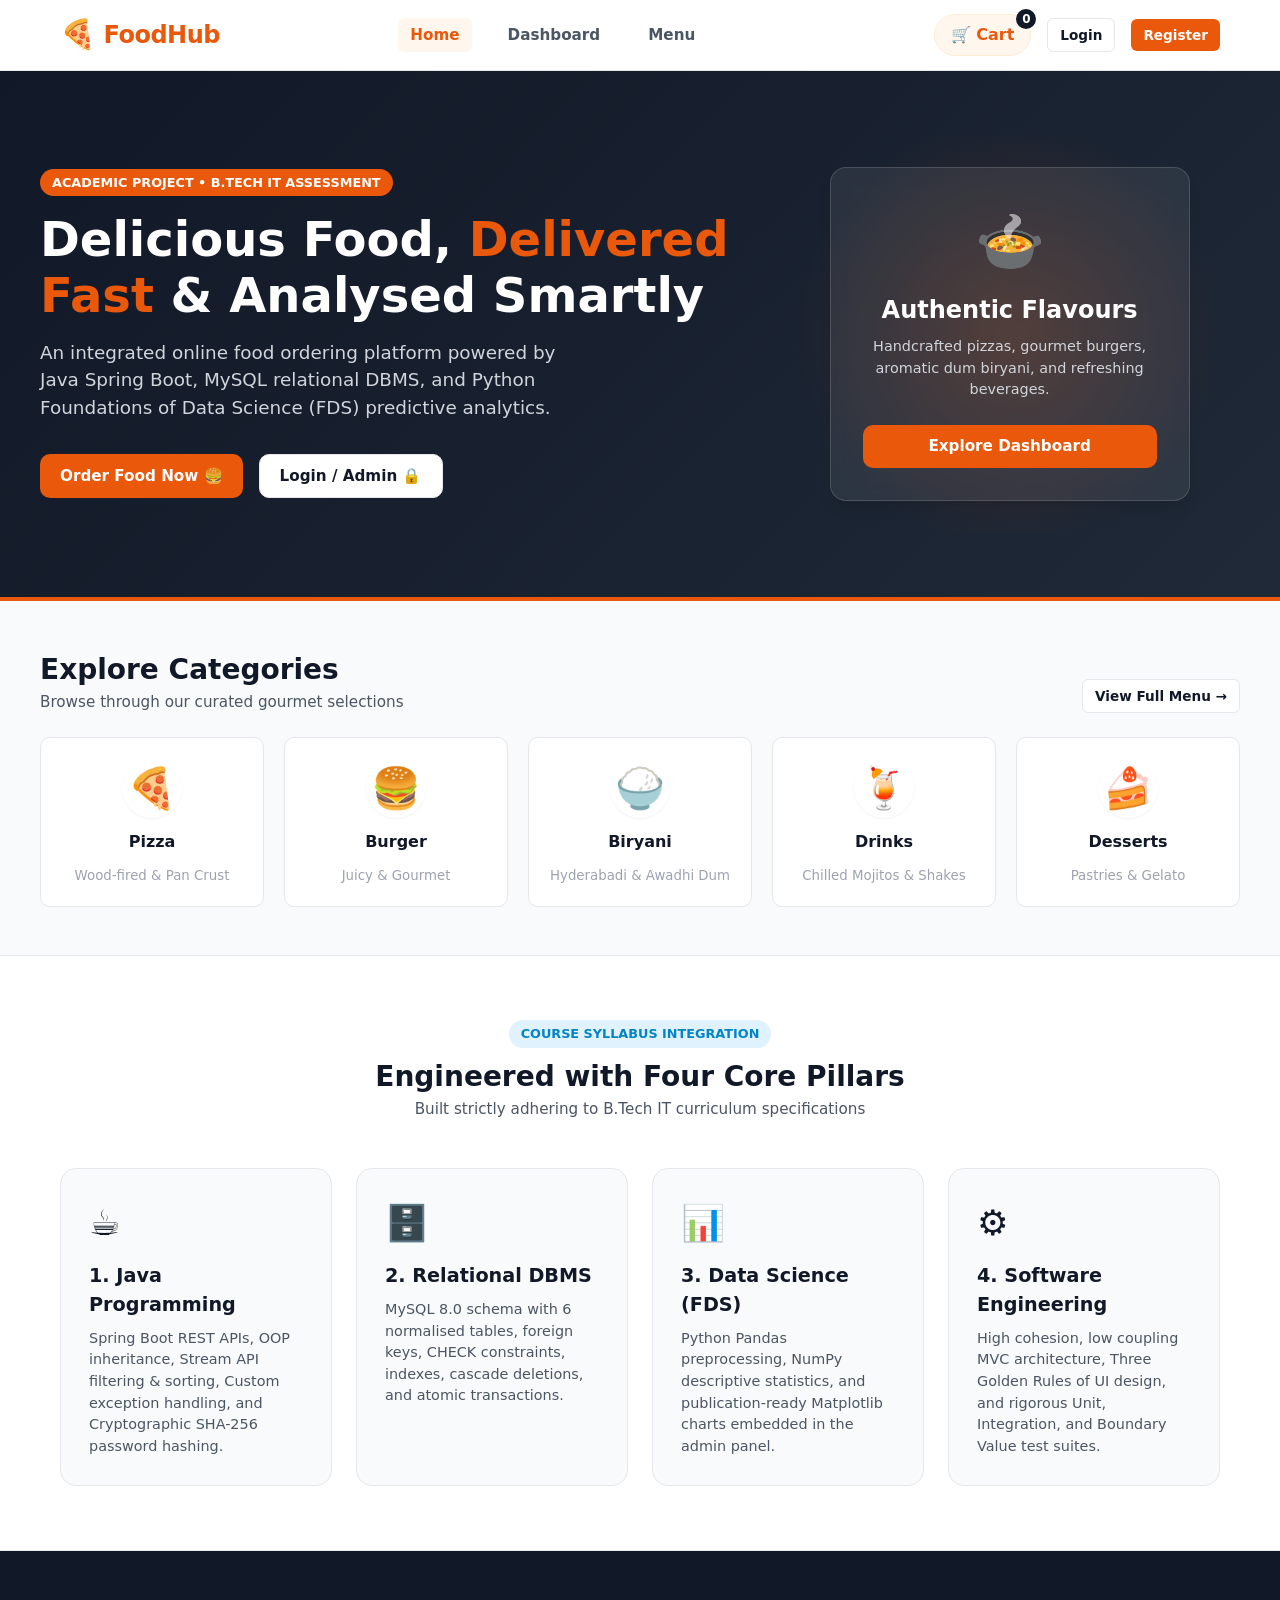
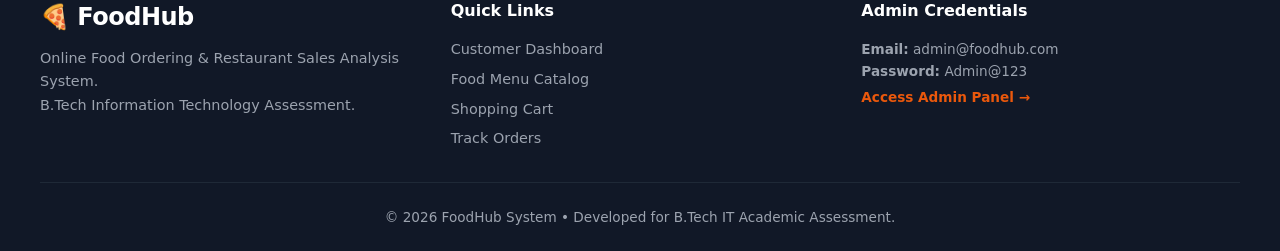
<file: frontend/index.html>
<!DOCTYPE html>
<html lang="en">
<head>
    <meta charset="UTF-8">
    <meta name="viewport" content="width=device-width, initial-scale=1.0">
    <title>FoodHub – Online Food Ordering & Restaurant Sales Analysis</title>
    <link rel="stylesheet" href="css/style.css">
</head>
<body>

    <!-- Navigation Bar -->
    <header class="navbar">
        <div class="nav-container">
            <a href="index.html" class="brand">
                <span class="brand-icon">🍕</span> FoodHub
            </a>
            <ul class="nav-links">
                <li><a href="index.html" class="active">Home</a></li>
                <li><a href="dashboard.html">Dashboard</a></li>
                <li><a href="menu.html">Menu</a></li>
                <li><a href="orders.html" id="ordersNavLink">My Orders</a></li>
                <li><a href="admin.html" id="adminNavLink" style="display:none;">Admin Panel</a></li>
            </ul>
            <div class="nav-actions" id="navActions">
                <!-- Dynamically injected by auth.js -->
            </div>
        </div>
    </header>

    <!-- Hero Section -->
    <section class="hero">
        <div class="hero-content">
            <div>
                <span class="hero-badge">Academic Project • B.Tech IT Assessment</span>
                <h1 class="hero-title">Delicious Food, <span>Delivered Fast</span> & Analysed Smartly</h1>
                <p class="hero-subtitle">
                    An integrated online food ordering platform powered by Java Spring Boot, MySQL relational DBMS, and Python Foundations of Data Science (FDS) predictive analytics.
                </p>
                <div class="hero-cta">
                    <a href="menu.html" class="btn btn-primary">Order Food Now 🍔</a>
                    <a href="login.html" class="btn btn-secondary">Login / Admin 🔒</a>
                </div>
            </div>
            <div class="hero-visual">
                <div class="hero-card">
                    <div style="font-size: 3.5rem; margin-bottom: 0.5rem;">🍲</div>
                    <h3 style="font-size: 1.5rem; font-weight: 800; color: #ffffff; margin-bottom: 0.5rem;">Authentic Flavours</h3>
                    <p style="color: #d1d5db; font-size: 0.9rem; margin-bottom: 1.5rem;">Handcrafted pizzas, gourmet burgers, aromatic dum biryani, and refreshing beverages.</p>
                    <a href="dashboard.html" class="btn btn-primary btn-block">Explore Dashboard</a>
                </div>
            </div>
        </div>
    </section>

    <!-- Category Highlights Section -->
    <section class="container category-section">
        <div class="section-header">
            <div>
                <h2 class="section-title">Explore Categories</h2>
                <p class="section-subtitle">Browse through our curated gourmet selections</p>
            </div>
            <a href="menu.html" class="btn btn-secondary btn-sm">View Full Menu →</a>
        </div>
        <div class="categories-grid">
            <div class="category-card" onclick="window.location.href='menu.html'">
                <div class="category-icon">🍕</div>
                <div class="category-name">Pizza</div>
                <small style="color: var(--text-muted);">Wood-fired & Pan Crust</small>
            </div>
            <div class="category-card" onclick="window.location.href='menu.html'">
                <div class="category-icon">🍔</div>
                <div class="category-name">Burger</div>
                <small style="color: var(--text-muted);">Juicy & Gourmet</small>
            </div>
            <div class="category-card" onclick="window.location.href='menu.html'">
                <div class="category-icon">🍚</div>
                <div class="category-name">Biryani</div>
                <small style="color: var(--text-muted);">Hyderabadi & Awadhi Dum</small>
            </div>
            <div class="category-card" onclick="window.location.href='menu.html'">
                <div class="category-icon">🍹</div>
                <div class="category-name">Drinks</div>
                <small style="color: var(--text-muted);">Chilled Mojitos & Shakes</small>
            </div>
            <div class="category-card" onclick="window.location.href='menu.html'">
                <div class="category-icon">🍰</div>
                <div class="category-name">Desserts</div>
                <small style="color: var(--text-muted);">Pastries & Gelato</small>
            </div>
        </div>
    </section>

    <!-- Academic Architecture Highlights -->
    <section style="background-color: #ffffff; padding: 4rem 1.25rem; border-top: 1px solid var(--border-color); border-bottom: 1px solid var(--border-color);">
        <div class="container">
            <div style="text-align: center; max-width: 700px; margin: 0 auto 3rem;">
                <span class="status-badge status-PLACED" style="margin-bottom: 0.5rem; display: inline-block;">Course Syllabus Integration</span>
                <h2 class="section-title">Engineered with Four Core Pillars</h2>
                <p class="section-subtitle">Built strictly adhering to B.Tech IT curriculum specifications</p>
            </div>

            <div style="display: grid; grid-template-columns: repeat(auto-fit, minmax(250px, 1fr)); gap: 1.5rem;">
                <div style="background: var(--light-bg); padding: 1.75rem; border-radius: var(--radius-lg); border: 1px solid var(--border-color);">
                    <div style="font-size: 2.2rem; margin-bottom: 0.75rem;">☕</div>
                    <h3 style="font-size: 1.2rem; font-weight: 700; margin-bottom: 0.5rem;">1. Java Programming</h3>
                    <p style="font-size: 0.9rem; color: var(--text-secondary);">
                        Spring Boot REST APIs, OOP inheritance, Stream API filtering & sorting, Custom exception handling, and Cryptographic SHA-256 password hashing.
                    </p>
                </div>

                <div style="background: var(--light-bg); padding: 1.75rem; border-radius: var(--radius-lg); border: 1px solid var(--border-color);">
                    <div style="font-size: 2.2rem; margin-bottom: 0.75rem;">🗄️</div>
                    <h3 style="font-size: 1.2rem; font-weight: 700; margin-bottom: 0.5rem;">2. Relational DBMS</h3>
                    <p style="font-size: 0.9rem; color: var(--text-secondary);">
                        MySQL 8.0 schema with 6 normalised tables, foreign keys, CHECK constraints, indexes, cascade deletions, and atomic transactions.
                    </p>
                </div>

                <div style="background: var(--light-bg); padding: 1.75rem; border-radius: var(--radius-lg); border: 1px solid var(--border-color);">
                    <div style="font-size: 2.2rem; margin-bottom: 0.75rem;">📊</div>
                    <h3 style="font-size: 1.2rem; font-weight: 700; margin-bottom: 0.5rem;">3. Data Science (FDS)</h3>
                    <p style="font-size: 0.9rem; color: var(--text-secondary);">
                        Python Pandas preprocessing, NumPy descriptive statistics, and publication-ready Matplotlib charts embedded in the admin panel.
                    </p>
                </div>

                <div style="background: var(--light-bg); padding: 1.75rem; border-radius: var(--radius-lg); border: 1px solid var(--border-color);">
                    <div style="font-size: 2.2rem; margin-bottom: 0.75rem;">⚙️</div>
                    <h3 style="font-size: 1.2rem; font-weight: 700; margin-bottom: 0.5rem;">4. Software Engineering</h3>
                    <p style="font-size: 0.9rem; color: var(--text-secondary);">
                        High cohesion, low coupling MVC architecture, Three Golden Rules of UI design, and rigorous Unit, Integration, and Boundary Value test suites.
                    </p>
                </div>
            </div>
        </div>
    </section>

    <!-- Footer -->
    <footer class="footer">
        <div class="footer-content">
            <div>
                <div class="brand" style="color: #ffffff; margin-bottom: 0.75rem;">
                    🍕 FoodHub
                </div>
                <p style="font-size: 0.9rem; line-height: 1.6;">
                    Online Food Ordering & Restaurant Sales Analysis System.<br>
                    B.Tech Information Technology Assessment.
                </p>
            </div>
            <div>
                <h4 style="color: #ffffff; font-size: 1rem; margin-bottom: 1rem;">Quick Links</h4>
                <ul style="list-style: none; display: flex; flex-direction: column; gap: 0.5rem; font-size: 0.9rem;">
                    <li><a href="dashboard.html" style="color: #9ca3af;">Customer Dashboard</a></li>
                    <li><a href="menu.html" style="color: #9ca3af;">Food Menu Catalog</a></li>
                    <li><a href="cart.html" style="color: #9ca3af;">Shopping Cart</a></li>
                    <li><a href="orders.html" style="color: #9ca3af;">Track Orders</a></li>
                </ul>
            </div>
            <div>
                <h4 style="color: #ffffff; font-size: 1rem; margin-bottom: 1rem;">Admin Credentials</h4>
                <p style="font-size: 0.85rem; line-height: 1.6;">
                    <strong>Email:</strong> admin@foodhub.com<br>
                    <strong>Password:</strong> Admin@123<br>
                    <a href="login.html" style="color: var(--primary); font-weight: bold; margin-top: 4px; display: inline-block;">Access Admin Panel →</a>
                </p>
            </div>
        </div>
        <div class="footer-bottom">
            &copy; 2026 FoodHub System • Developed for B.Tech IT Academic Assessment.
        </div>
    </footer>

    <!-- Scripts -->
    <script src="js/api.js"></script>
    <script src="js/cart.js"></script>
    <script src="js/auth.js"></script>
</body>
</html>
</file>
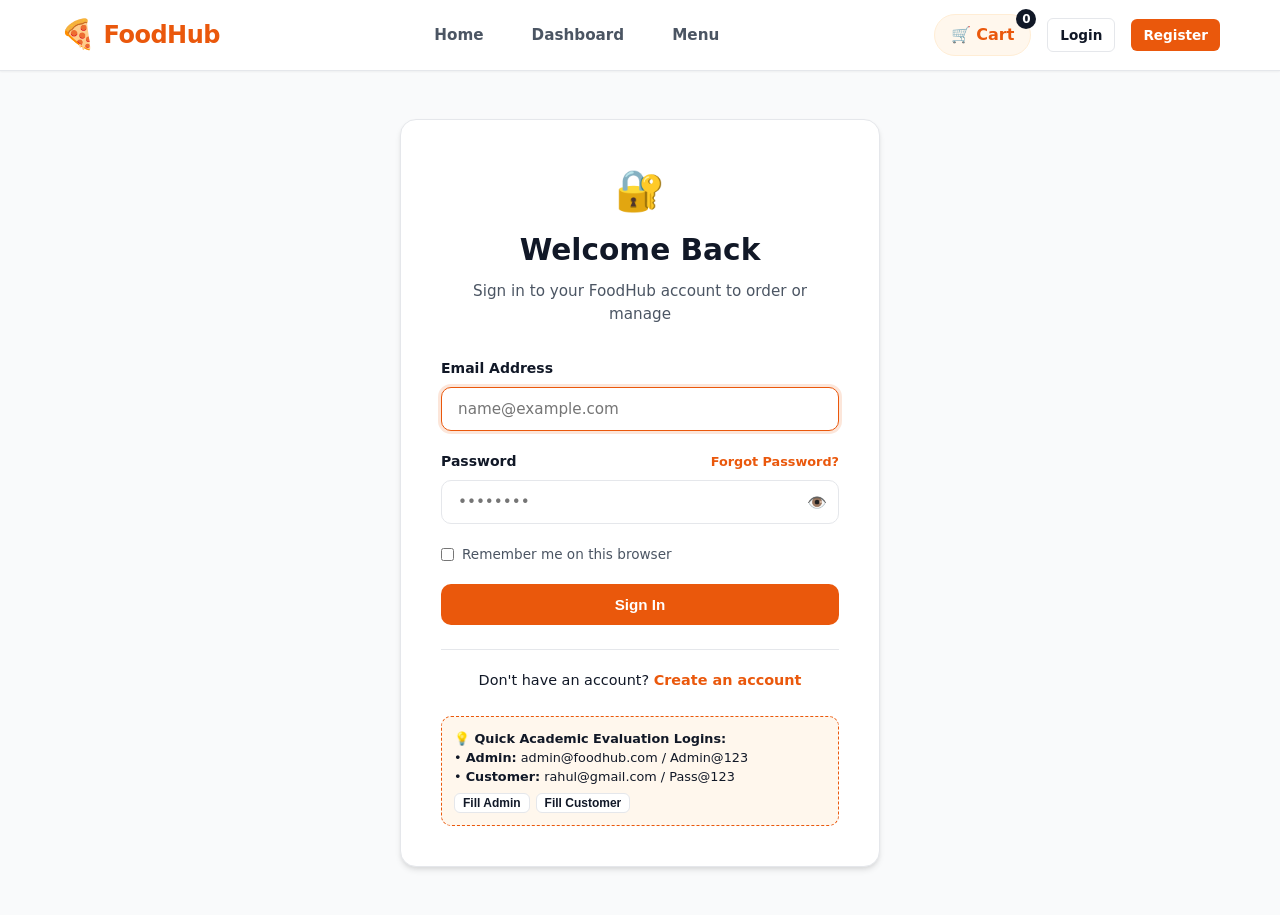
<file: frontend/admin.html>
<!DOCTYPE html>
<html lang="en">
<head>
    <meta charset="UTF-8">
    <meta name="viewport" content="width=device-width, initial-scale=1.0">
    <title>Administrator Dashboard – FoodHub</title>
    <link rel="stylesheet" href="css/style.css">
</head>
<body>

    <!-- Navigation Bar -->
    <header class="navbar">
        <div class="nav-container">
            <a href="index.html" class="brand">
                <span class="brand-icon">🍕</span> FoodHub <span style="font-size: 0.8rem; background: var(--dark); color: #fff; padding: 2px 8px; border-radius: var(--radius-full); margin-left: 6px;">ADMIN</span>
            </a>
            <ul class="nav-links">
                <li><a href="dashboard.html">Customer View</a></li>
                <li><a href="menu.html">Menu</a></li>
                <li><a href="admin.html" class="active">Control Center</a></li>
            </ul>
            <div class="nav-actions">
                <button class="btn btn-secondary btn-sm" onclick="FoodHubAuth.logout()">Logout 🔒</button>
            </div>
        </div>
    </header>

    <div class="admin-layout" id="adminDashboardContainer">
        <!-- Sidebar Navigation -->
        <aside class="admin-sidebar">
            <div style="padding: 0.5rem 1rem; border-bottom: 1px solid var(--dark-surface);">
                <div style="font-size: 0.85rem; color: #9ca3af; text-transform: uppercase; font-weight: 700;">Admin Navigation</div>
            </div>
            <ul class="admin-nav">
                <li><a href="javascript:void(0)" id="link-overview" class="active" onclick="showAdminTab('overview')">📊 Overview</a></li>
                <li><a href="javascript:void(0)" id="link-menu" onclick="showAdminTab('menu')">🍽️ Menu Catalog</a></li>
                <li><a href="javascript:void(0)" id="link-orders" onclick="showAdminTab('orders')">📦 Order Management</a></li>
                <li><a href="javascript:void(0)" id="link-categories" onclick="showAdminTab('categories')">🏷️ Categories</a></li>
                <li><a href="javascript:void(0)" id="link-customers" onclick="showAdminTab('customers')">👥 Customers</a></li>
                <li><a href="javascript:void(0)" id="link-reports" onclick="showAdminTab('reports')">📈 Sales Reports</a></li>
                <li><a href="javascript:void(0)" id="link-analytics" onclick="showAdminTab('analytics')">🧪 Python Data Science</a></li>
            </ul>
        </aside>

        <!-- Main Admin Content Area -->
        <main class="admin-content">
            
            <!-- Summary Metric Cards (Visible on Overview & Accessible) -->
            <div class="stats-grid">
                <div class="stat-card">
                    <div class="stat-icon orange">📦</div>
                    <div>
                        <div class="stat-value" id="metricOrders">0</div>
                        <div class="stat-title">Total Orders</div>
                    </div>
                </div>

                <div class="stat-card">
                    <div class="stat-icon green">💰</div>
                    <div>
                        <div class="stat-value" id="metricRevenue">₹0.00</div>
                        <div class="stat-title">Total Revenue</div>
                    </div>
                </div>

                <div class="stat-card">
                    <div class="stat-icon blue">👥</div>
                    <div>
                        <div class="stat-value" id="metricCustomers">0</div>
                        <div class="stat-title">Total Customers</div>
                    </div>
                </div>

                <div class="stat-card">
                    <div class="stat-icon purple">🍕</div>
                    <div>
                        <div class="stat-value" id="metricMenuItems">0</div>
                        <div class="stat-title">Available Food Items</div>
                    </div>
                </div>
            </div>

            <!-- TAB 1: OVERVIEW -->
            <div id="tab-overview" class="admin-tab-content">
                <div style="display: flex; justify-content: space-between; align-items: center; margin-bottom: 1.25rem;">
                    <h3 style="font-size: 1.35rem; font-weight: 800; color: var(--dark);">Recent Food Orders</h3>
                    <button class="btn btn-primary btn-sm" onclick="showAdminTab('orders')">View All Orders →</button>
                </div>
                <div style="background-color: var(--card-bg); border: 1px solid var(--border-color); border-radius: var(--radius-lg); overflow-x: auto; box-shadow: var(--shadow-sm);">
                    <table class="cart-table">
                        <thead>
                            <tr>
                                <th>Order ID</th>
                                <th>Customer & Address</th>
                                <th>Date</th>
                                <th>Amount</th>
                                <th>Status</th>
                                <th>Action</th>
                            </tr>
                        </thead>
                        <tbody id="adminOrdersTableBody">
                            <!-- Injected by admin.js -->
                        </tbody>
                    </table>
                </div>
            </div>

            <!-- TAB 2: MENU CATALOG MANAGEMENT -->
            <div id="tab-menu" class="admin-tab-content" style="display: none;">
                <div style="display: flex; justify-content: space-between; align-items: center; margin-bottom: 1.25rem;">
                    <div>
                        <h3 style="font-size: 1.35rem; font-weight: 800; color: var(--dark);">Menu Item Catalog</h3>
                        <p style="font-size: 0.9rem; color: var(--text-secondary);">Add, edit, adjust prices, or remove restaurant food items</p>
                    </div>
                    <button class="btn btn-primary btn-sm" onclick="openAddItemModal()">+ Add New Dish</button>
                </div>
                <div style="background-color: var(--card-bg); border: 1px solid var(--border-color); border-radius: var(--radius-lg); overflow-x: auto; box-shadow: var(--shadow-sm);">
                    <table class="cart-table">
                        <thead>
                            <tr>
                                <th>ID</th>
                                <th>Dish Name & Description</th>
                                <th>Category</th>
                                <th>Price</th>
                                <th>Availability</th>
                                <th>Actions</th>
                            </tr>
                        </thead>
                        <tbody id="adminMenuTableBody">
                            <!-- Injected by admin.js -->
                        </tbody>
                    </table>
                </div>
            </div>

            <!-- TAB 3: ORDERS MANAGEMENT -->
            <div id="tab-orders" class="admin-tab-content" style="display: none;">
                <div style="margin-bottom: 1.25rem;">
                    <h3 style="font-size: 1.35rem; font-weight: 800; color: var(--dark);">Live Order Status Dispatcher</h3>
                    <p style="font-size: 0.9rem; color: var(--text-secondary);">Update statuses: PLACED → PREPARING → COMPLETED or CANCELLED</p>
                </div>
                <div style="background-color: var(--card-bg); border: 1px solid var(--border-color); border-radius: var(--radius-lg); overflow-x: auto; box-shadow: var(--shadow-sm);">
                    <table class="cart-table">
                        <thead>
                            <tr>
                                <th>Order #</th>
                                <th>Customer</th>
                                <th>Order Date</th>
                                <th>Total</th>
                                <th>Change Status</th>
                                <th>Action</th>
                            </tr>
                        </thead>
                        <tbody id="adminOrdersTableBodyFull">
                            <!-- Synchronized with admin.js -->
                        </tbody>
                    </table>
                </div>
            </div>

            <!-- TAB 4: CATEGORIES MANAGEMENT -->
            <div id="tab-categories" class="admin-tab-content" style="display: none;">
                <h3 style="font-size: 1.35rem; font-weight: 800; color: var(--dark); margin-bottom: 1rem;">Food Categories</h3>
                <div style="display: grid; grid-template-columns: repeat(auto-fill, minmax(280px, 1fr)); gap: 1rem;">
                    <div class="stat-card">
                        <div class="stat-icon orange">🍕</div>
                        <div>
                            <strong>1. Pizza</strong><br>
                            <small style="color: var(--text-secondary);">Wood-fired and pan-crust pizzas</small>
                        </div>
                    </div>
                    <div class="stat-card">
                        <div class="stat-icon orange">🍔</div>
                        <div>
                            <strong>2. Burger</strong><br>
                            <small style="color: var(--text-secondary);">Gourmet grilled patties and veggies</small>
                        </div>
                    </div>
                    <div class="stat-card">
                        <div class="stat-icon orange">🍚</div>
                        <div>
                            <strong>3. Biryani</strong><br>
                            <small style="color: var(--text-secondary);">Aromatic dum biryani with saffron</small>
                        </div>
                    </div>
                    <div class="stat-card">
                        <div class="stat-icon blue">🍹</div>
                        <div>
                            <strong>4. Drinks</strong><br>
                            <small style="color: var(--text-secondary);">Chilled beverages and mocktails</small>
                        </div>
                    </div>
                    <div class="stat-card">
                        <div class="stat-icon purple">🍰</div>
                        <div>
                            <strong>5. Desserts</strong><br>
                            <small style="color: var(--text-secondary);">Pastries, brownies, and gelatos</small>
                        </div>
                    </div>
                </div>
            </div>

            <!-- TAB 5: CUSTOMERS -->
            <div id="tab-customers" class="admin-tab-content" style="display: none;">
                <h3 style="font-size: 1.35rem; font-weight: 800; color: var(--dark); margin-bottom: 1rem;">Registered Customers</h3>
                <div style="background-color: var(--card-bg); border: 1px solid var(--border-color); border-radius: var(--radius-lg); overflow-x: auto; box-shadow: var(--shadow-sm);">
                    <table class="cart-table">
                        <thead>
                            <tr>
                                <th>ID</th>
                                <th>Name</th>
                                <th>Email</th>
                                <th>Phone</th>
                                <th>Delivery Address</th>
                                <th>Role</th>
                            </tr>
                        </thead>
                        <tbody>
                            <tr>
                                <td>2</td>
                                <td><strong>Rahul Sharma</strong></td>
                                <td>rahul@gmail.com</td>
                                <td>9840123456</td>
                                <td>No. 12, Anna Nagar West, Chennai</td>
                                <td><span class="status-badge status-PLACED">CUSTOMER</span></td>
                            </tr>
                            <tr>
                                <td>3</td>
                                <td><strong>Priya Sundaram</strong></td>
                                <td>priya@gmail.com</td>
                                <td>9840654321</td>
                                <td>Flat 4B, Green Acres, OMR, Chennai</td>
                                <td><span class="status-badge status-PLACED">CUSTOMER</span></td>
                            </tr>
                            <tr>
                                <td>4</td>
                                <td><strong>Anand Kumar</strong></td>
                                <td>anand@gmail.com</td>
                                <td>9840987654</td>
                                <td>Plot 55, Velachery Main Road, Chennai</td>
                                <td><span class="status-badge status-PLACED">CUSTOMER</span></td>
                            </tr>
                        </tbody>
                    </table>
                </div>
            </div>

            <!-- TAB 6: SALES REPORTS -->
            <div id="tab-reports" class="admin-tab-content" style="display: none;">
                <h3 style="font-size: 1.35rem; font-weight: 800; color: var(--dark); margin-bottom: 1rem;">DBMS Analytical Sales Reports</h3>
                
                <div style="display: grid; grid-template-columns: 1fr 1fr; gap: 1.5rem; margin-bottom: 1.5rem;">
                    <!-- Daily Breakdown Table -->
                    <div style="background: #fff; padding: 1.25rem; border-radius: var(--radius-lg); border: 1px solid var(--border-color);">
                        <h4 style="margin-bottom: 0.75rem; font-weight: 700;">Daily Sales Revenue (Recent)</h4>
                        <table class="cart-table" style="font-size: 0.85rem;">
                            <thead>
                                <tr><th>Date</th><th>Orders</th><th>Revenue</th></tr>
                            </thead>
                            <tbody>
                                <tr><td>2026-11-01</td><td>1</td><td>₹648.00</td></tr>
                                <tr><td>2026-11-02</td><td>1</td><td>₹479.00</td></tr>
                                <tr><td>2026-11-03</td><td>1</td><td>₹380.00</td></tr>
                                <tr><td>2026-11-05</td><td>1</td><td>₹858.00</td></tr>
                                <tr><td>2026-11-07</td><td>1</td><td>₹299.00</td></tr>
                                <tr><td>2026-11-10</td><td>1</td><td>₹538.00</td></tr>
                                <tr><td>2026-11-15</td><td>1</td><td>₹739.00</td></tr>
                            </tbody>
                        </table>
                    </div>

                    <!-- Popular Items Breakdown -->
                    <div style="background: #fff; padding: 1.25rem; border-radius: var(--radius-lg); border: 1px solid var(--border-color);">
                        <h4 style="margin-bottom: 0.75rem; font-weight: 700;">Top Selling Dishes (Units Sold)</h4>
                        <table class="cart-table" style="font-size: 0.85rem;">
                            <thead>
                                <tr><th>Dish Name</th><th>Units Sold</th><th>Sales</th></tr>
                            </thead>
                            <tbody>
                                <tr><td><strong>Chicken Dum Biryani</strong></td><td>6</td><td>₹1,680.00</td></tr>
                                <tr><td><strong>Fresh Mint Mojito</strong></td><td>5</td><td>₹495.00</td></tr>
                                <tr><td><strong>Chicken Feast Pizza</strong></td><td>4</td><td>₹1,596.00</td></tr>
                                <tr><td><strong>Margherita Supreme</strong></td><td>3</td><td>₹897.00</td></tr>
                                <tr><td><strong>Paneer Tikka Pizza</strong></td><td>2</td><td>₹698.00</td></tr>
                                <tr><td><strong>Sizzling Brownie</strong></td><td>2</td><td>₹318.00</td></tr>
                            </tbody>
                        </table>
                    </div>
                </div>
            </div>

            <!-- TAB 7: PYTHON DATA SCIENCE ANALYTICS -->
            <div id="tab-analytics" class="admin-tab-content" style="display: none;">
                <div style="display: flex; justify-content: space-between; align-items: flex-end; margin-bottom: 1.25rem; flex-wrap: wrap; gap: 1rem;">
                    <div>
                        <h3 style="font-size: 1.35rem; font-weight: 800; color: var(--dark);">Python Data Science (FDS) Visualizations</h3>
                        <p style="font-size: 0.9rem; color: var(--text-secondary);">
                            Live charts generated directly via Pandas, NumPy, and Matplotlib from the MySQL database
                        </p>
                    </div>
                    <span class="status-badge status-COMPLETED">FDS Module Active</span>
                </div>

                <div class="charts-grid">
                    <!-- Chart 1 -->
                    <div class="chart-card">
                        <h4>1. Daily Sales Revenue (Bar Chart)</h4>
                        <img src="charts/daily_sales.png" onerror="this.src='charts/daily_sales.svg'" alt="Daily Sales">
                        <p style="font-size: 0.8rem; color: var(--text-secondary); margin-top: 0.75rem;">
                            <em>Calculated using Pandas groupby('order_day').agg(sum) to track daily turnover peaks.</em>
                        </p>
                    </div>

                    <!-- Chart 2 -->
                    <div class="chart-card">
                        <h4>2. Most Popular Food Items (Units Sold)</h4>
                        <img src="charts/popular_items.png" onerror="this.src='charts/popular_items.svg'" alt="Popular Items">
                        <p style="font-size: 0.8rem; color: var(--text-secondary); margin-top: 0.75rem;">
                            <em>Derived by joining order_items with menu to identify top menu sellers.</em>
                        </p>
                    </div>

                    <!-- Chart 3 -->
                    <div class="chart-card">
                        <h4>3. Category Revenue Share (%) (Donut / Pie)</h4>
                        <img src="charts/category_sales.png" onerror="this.src='charts/category_sales.svg'" alt="Category Sales">
                        <p style="font-size: 0.8rem; color: var(--text-secondary); margin-top: 0.75rem;">
                            <em>Matplotlib pie distribution showing Biryani (36.2%) and Pizza (34.4%) commanding revenue.</em>
                        </p>
                    </div>

                    <!-- Chart 4 -->
                    <div class="chart-card">
                        <h4>4. Monthly Revenue Trajectory (Line Chart)</h4>
                        <img src="charts/monthly_revenue.png" onerror="this.src='charts/monthly_revenue.svg'" alt="Monthly Revenue">
                        <p style="font-size: 0.8rem; color: var(--text-secondary); margin-top: 0.75rem;">
                            <em>Time-series progression from August 2026 to November 2026 showing growth.</em>
                        </p>
                    </div>

                    <!-- Chart 5 -->
                    <div class="chart-card">
                        <h4>5. Order Status Distribution</h4>
                        <img src="charts/order_status_distribution.png" onerror="this.src='charts/order_status_distribution.svg'" alt="Order Status">
                        <p style="font-size: 0.8rem; color: var(--text-secondary); margin-top: 0.75rem;">
                            <em>Demonstrates status frequencies across COMPLETED, PREPARING, and PLACED queues.</em>
                        </p>
                    </div>

                    <!-- Chart 6 -->
                    <div class="chart-card">
                        <h4>6. Customer Lifetime Value (CLV) Analysis</h4>
                        <img src="charts/customer_analysis.png" onerror="this.src='charts/customer_analysis.svg'" alt="Customer Analysis">
                        <p style="font-size: 0.8rem; color: var(--text-secondary); margin-top: 0.75rem;">
                            <em>Evaluates customer repeat purchase frequencies and cumulative spend.</em>
                        </p>
                    </div>
                </div>
            </div>

        </main>
    </div>

    <!-- Modal for Add / Edit Food Item -->
    <div class="modal-overlay" id="itemModal">
        <div class="modal-content">
            <div class="modal-header">
                <h3 id="modalTitle" style="font-size: 1.25rem; font-weight: 700;">Add Menu Item</h3>
                <button class="modal-close" onclick="closeModal()">&times;</button>
            </div>
            <form onsubmit="handleSaveItem(event)">
                <input type="hidden" id="itemId">

                <div class="form-group">
                    <label class="form-label">Dish Name</label>
                    <input type="text" id="itemName" class="form-control" placeholder="e.g. Tandoori Paneer Pizza" required>
                </div>

                <div class="form-group">
                    <label class="form-label">Description</label>
                    <textarea id="itemDescription" class="form-control" rows="2" placeholder="Ingredients, taste, preparation..." required></textarea>
                </div>

                <div class="form-group">
                    <label class="form-label">Price (INR)</label>
                    <input type="number" id="itemPrice" class="form-control" step="0.50" min="1" placeholder="299.00" required>
                </div>

                <div class="form-group">
                    <label class="form-label">Category</label>
                    <select id="itemCategoryId" class="form-control" required>
                        <!-- Injected by admin.js -->
                    </select>
                </div>

                <div class="form-group">
                    <label class="form-label">Image Path / URL (Optional)</label>
                    <input type="text" id="itemImageUrl" class="form-control" placeholder="images/menu/default.svg">
                </div>

                <div class="form-group" style="display: flex; align-items: center; gap: 0.5rem;">
                    <input type="checkbox" id="itemAvailable" checked>
                    <label for="itemAvailable" style="font-size: 0.9rem; font-weight: 600; cursor: pointer;">Item is currently Available in Kitchen</label>
                </div>

                <div style="display: flex; gap: 0.75rem; margin-top: 1.5rem;">
                    <button type="submit" class="btn btn-primary btn-block">Save Item</button>
                    <button type="button" class="btn btn-secondary" onclick="closeModal()">Cancel</button>
                </div>
            </form>
        </div>
    </div>

    <!-- Scripts -->
    <script src="js/api.js"></script>
    <script src="js/cart.js"></script>
    <script src="js/auth.js"></script>
    <script src="js/admin.js"></script>
</body>
</html>
</file>
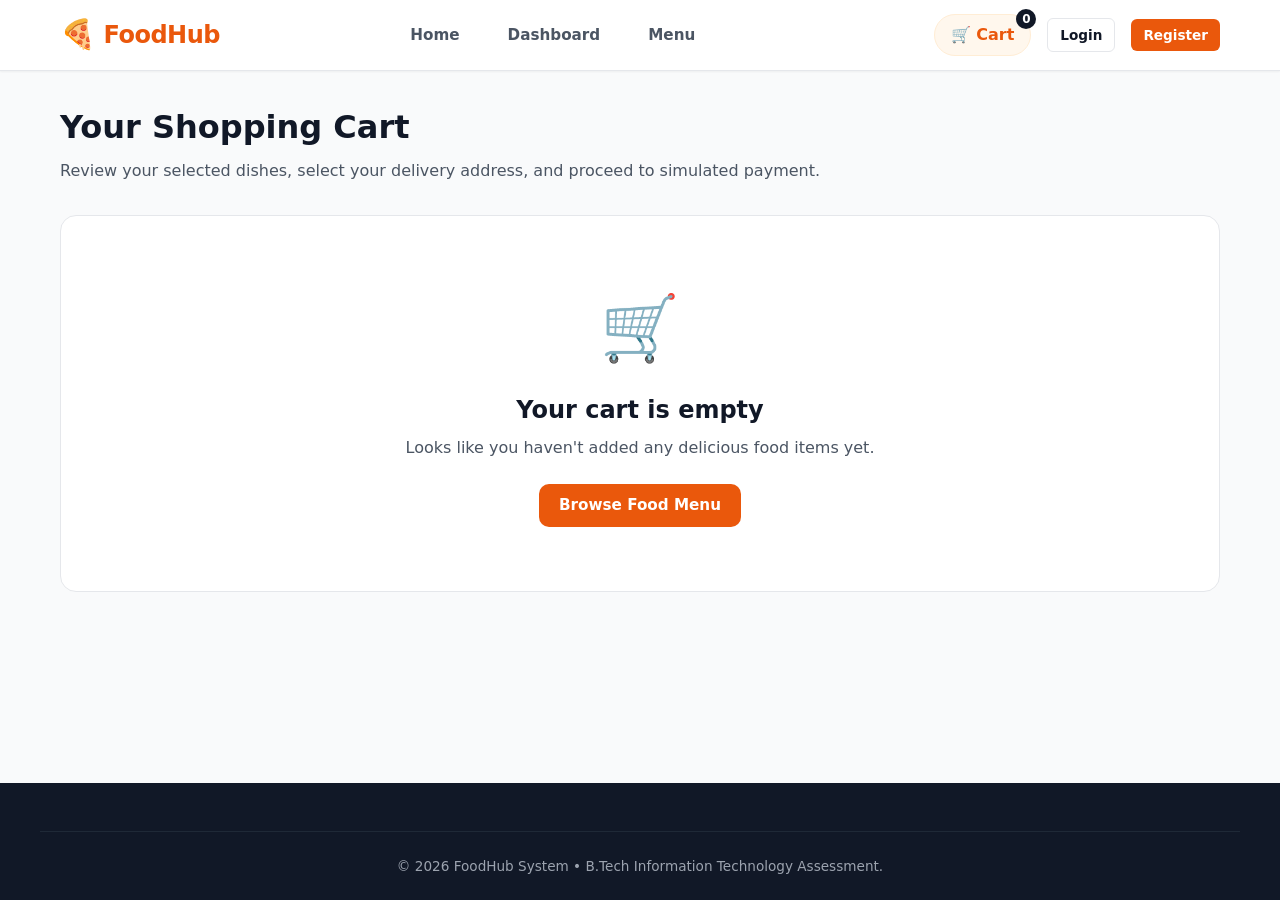
<file: frontend/cart.html>
<!DOCTYPE html>
<html lang="en">
<head>
    <meta charset="UTF-8">
    <meta name="viewport" content="width=device-width, initial-scale=1.0">
    <title>Shopping Cart & Checkout – FoodHub</title>
    <link rel="stylesheet" href="css/style.css">
</head>
<body>

    <!-- Navigation Bar -->
    <header class="navbar">
        <div class="nav-container">
            <a href="index.html" class="brand">
                <span class="brand-icon">🍕</span> FoodHub
            </a>
            <ul class="nav-links">
                <li><a href="index.html">Home</a></li>
                <li><a href="dashboard.html">Dashboard</a></li>
                <li><a href="menu.html">Menu</a></li>
                <li><a href="orders.html" id="ordersNavLink">My Orders</a></li>
                <li><a href="admin.html" id="adminNavLink" style="display:none;">Admin Panel</a></li>
            </ul>
            <div class="nav-actions" id="navActions">
                <!-- Injected by auth.js -->
            </div>
        </div>
    </header>

    <main class="container" style="flex-grow: 1; padding: 2rem 1.25rem;">
        
        <h1 style="font-size: 2rem; font-weight: 800; color: var(--dark); margin-bottom: 0.5rem;">
            Your Shopping Cart
        </h1>
        <p style="color: var(--text-secondary); margin-bottom: 2rem;">
            Review your selected dishes, select your delivery address, and proceed to simulated payment.
        </p>

        <div id="cartEmptyState" style="display: none; text-align: center; padding: 4rem 1rem; background: #fff; border-radius: var(--radius-lg); border: 1px solid var(--border-color);">
            <div style="font-size: 4rem; margin-bottom: 1rem;">🛒</div>
            <h2>Your cart is empty</h2>
            <p style="color: var(--text-secondary); margin: 0.5rem 0 1.5rem;">Looks like you haven't added any delicious food items yet.</p>
            <a href="menu.html" class="btn btn-primary">Browse Food Menu</a>
        </div>

        <div class="cart-layout" id="cartContent">
            <!-- Left Column: Items Table -->
            <div>
                <div style="background-color: var(--card-bg); border: 1px solid var(--border-color); border-radius: var(--radius-lg); overflow: hidden; box-shadow: var(--shadow-sm);">
                    <table class="cart-table">
                        <thead>
                            <tr>
                                <th>Item</th>
                                <th>Price</th>
                                <th>Quantity</th>
                                <th>Subtotal</th>
                                <th>Action</th>
                            </tr>
                        </thead>
                        <tbody id="cartTableBody">
                            <!-- Injected by cart.js logic -->
                        </tbody>
                    </table>
                </div>

                <div style="display: flex; justify-content: space-between; margin-top: 1.5rem;">
                    <a href="menu.html" class="btn btn-secondary btn-sm">← Continue Ordering</a>
                    <button class="btn btn-secondary btn-sm" onclick="handleClearCart()">🗑️ Empty Cart</button>
                </div>
            </div>

            <!-- Right Column: Order Summary & Checkout Form -->
            <div>
                <div class="summary-card">
                    <h3>Order Summary</h3>
                    
                    <div class="summary-row">
                        <span>Items Subtotal:</span>
                        <span id="summarySubtotal">₹0.00</span>
                    </div>
                    <div class="summary-row">
                        <span>Delivery Fee:</span>
                        <span id="summaryDelivery">₹40.00</span>
                    </div>
                    <div class="summary-row">
                        <span>GST & Restaurant Tax (5%):</span>
                        <span id="summaryGst">₹0.00</span>
                    </div>
                    <div class="summary-row total">
                        <span>Grand Total:</span>
                        <span id="summaryGrandTotal" style="color: var(--primary);">₹0.00</span>
                    </div>

                    <div style="margin-top: 1.5rem; padding-top: 1.25rem; border-top: 1px solid var(--border-color);">
                        <h4 style="font-size: 1.05rem; font-weight: 700; margin-bottom: 1rem;">Delivery & Payment Details</h4>
                        
                        <div class="form-group">
                            <label class="form-label">Delivery Address</label>
                            <textarea id="checkoutAddress" class="form-control" rows="2" placeholder="Enter delivery address..." required></textarea>
                        </div>

                        <div class="form-group">
                            <label class="form-label">Payment Method (Simulated)</label>
                            <select id="checkoutPaymentMethod" class="form-control">
                                <option value="UPI">UPI Demo (GPay, PhonePe, Paytm)</option>
                                <option value="CARD">Credit / Debit Card (Simulated)</option>
                                <option value="CASH_ON_DELIVERY">Cash on Delivery (COD)</option>
                            </select>
                        </div>

                        <div style="background: var(--primary-bg); border: 1px dashed var(--primary); border-radius: var(--radius-sm); padding: 0.6rem; font-size: 0.8rem; color: var(--dark); margin-bottom: 1.25rem;">
                            ℹ️ <em>Academic Simulation: Transaction references will be safely audited in MySQL payments table.</em>
                        </div>

                        <button id="placeOrderBtn" class="btn btn-primary btn-block" style="padding: 0.85rem;" onclick="handlePlaceOrder()">
                            Place Order Now • <span id="btnPayTotal">₹0.00</span>
                        </button>
                    </div>
                </div>
            </div>
        </div>

    </main>

    <!-- Confirmation Modal -->
    <div class="modal-overlay" id="confirmModal">
        <div class="modal-content" style="text-align: center;">
            <div style="font-size: 3.5rem; margin-bottom: 0.5rem;">🎉</div>
            <h2 style="font-size: 1.75rem; font-weight: 800; color: var(--dark);">Order Placed Successfully!</h2>
            <p style="color: var(--text-secondary); margin: 0.75rem 0 1.5rem;" id="modalOrderInfo">
                Your order has been recorded in the database and is being processed by the kitchen.
            </p>
            <div style="display: flex; gap: 0.75rem; justify-content: center;">
                <a href="orders.html" class="btn btn-primary">Track Order Live 📦</a>
                <a href="menu.html" class="btn btn-secondary">Order More 🍔</a>
            </div>
        </div>
    </div>

    <!-- Footer -->
    <footer class="footer">
        <div class="footer-bottom">
            &copy; 2026 FoodHub System • B.Tech Information Technology Assessment.
        </div>
    </footer>

    <!-- Scripts -->
    <script src="js/api.js"></script>
    <script src="js/cart.js"></script>
    <script src="js/auth.js"></script>
    <script>
        function renderCartPage() {
            const cart = FoodHubCart.getCart();
            const emptyState = document.getElementById('cartEmptyState');
            const cartContent = document.getElementById('cartContent');
            const tbody = document.getElementById('cartTableBody');

            if (cart.length === 0) {
                emptyState.style.display = 'block';
                cartContent.style.display = 'none';
                return;
            }

            emptyState.style.display = 'none';
            cartContent.style.display = 'grid';

            tbody.innerHTML = cart.map(item => {
                const subtotal = item.price * item.quantity;
                return `
                    <tr>
                        <td>
                            <div style="display: flex; align-items: center; gap: 0.75rem;">
                                <img src="${(item.imageUrl || 'images/menu/default.svg').replace(/^\//, '')}" alt="" style="width: 48px; height: 48px; object-fit: cover; border-radius: 6px;">
                                <div>
                                    <div style="font-weight: 700; color: var(--dark);">${item.name}</div>
                                    <small style="color: var(--text-muted);">${item.categoryName || 'Food Item'}</small>
                                </div>
                            </div>
                        </td>
                        <td>₹${item.price.toFixed(2)}</td>
                        <td>
                            <div class="qty-control">
                                <button class="qty-btn" onclick="modifyQty(${item.id}, -1)">−</button>
                                <span style="font-weight: 700; min-width: 20px; text-align: center;">${item.quantity}</span>
                                <button class="qty-btn" onclick="modifyQty(${item.id}, 1)">+</button>
                            </div>
                        </td>
                        <td><strong>₹${subtotal.toFixed(2)}</strong></td>
                        <td>
                            <button class="btn btn-sm btn-secondary" style="color: var(--danger);" onclick="deleteCartItem(${item.id})">✕</button>
                        </td>
                    </tr>
                `;
            }).join('');

            // Update calculations
            const calc = FoodHubCart.getCalculations();
            document.getElementById('summarySubtotal').innerText = `₹${calc.subtotal.toFixed(2)}`;
            document.getElementById('summaryDelivery').innerText = calc.deliveryFee === 0 ? 'FREE' : `₹${calc.deliveryFee.toFixed(2)}`;
            document.getElementById('summaryGst').innerText = `₹${calc.gstTax.toFixed(2)}`;
            document.getElementById('summaryGrandTotal').innerText = `₹${calc.total.toFixed(2)}`;
            document.getElementById('btnPayTotal').innerText = `₹${calc.total.toFixed(2)}`;
        }

        function modifyQty(itemId, delta) {
            FoodHubCart.updateQuantity(itemId, delta);
            renderCartPage();
        }

        function deleteCartItem(itemId) {
            FoodHubCart.removeItem(itemId);
            renderCartPage();
        }

        function handleClearCart() {
            if (confirm('Are you sure you want to empty your cart?')) {
                FoodHubCart.clearCart();
                renderCartPage();
            }
        }

        async function handlePlaceOrder() {
            if (!FoodHubAuth.isLoggedIn()) {
                alert('Please login to complete your food order.');
                window.location.href = 'login.html?redirect=cart.html';
                return;
            }

            const address = document.getElementById('checkoutAddress').value.trim();
            if (!address) {
                alert('Please enter your delivery address.');
                document.getElementById('checkoutAddress').focus();
                return;
            }

            const paymentMethod = document.getElementById('checkoutPaymentMethod').value;
            const cart = FoodHubCart.getCart();
            if (cart.length === 0) {
                alert('Your cart is empty.');
                return;
            }

            const user = FoodHubAuth.getCurrentUser();
            const btn = document.getElementById('placeOrderBtn');
            btn.disabled = true;
            btn.innerText = 'Processing Order & Transaction...';

            const orderPayload = {
                userId: user.userId || user.id,
                deliveryAddress: address,
                paymentMethod: paymentMethod,
                items: cart.map(item => ({
                    menuItemId: item.id,
                    quantity: item.quantity
                }))
            };

            try {
                const placedOrder = await FoodHubApi.placeOrder(orderPayload);
                FoodHubCart.clearCart();

                document.getElementById('modalOrderInfo').innerHTML = `
                    Order Number: <strong>${placedOrder.orderNumber}</strong><br>
                    Total Amount: <strong>₹${parseFloat(placedOrder.totalAmount).toFixed(2)}</strong><br>
                    Payment Mode: <strong>${paymentMethod} (Simulated)</strong>
                `;
                document.getElementById('confirmModal').classList.add('active');
            } catch (err) {
                alert('Failed to place order: ' + err.message);
                btn.disabled = false;
                btn.innerText = 'Place Order Now';
            }
        }

        document.addEventListener('DOMContentLoaded', () => {
            renderCartPage();
            // Pre-fill registered address if user is logged in
            const user = FoodHubAuth.getCurrentUser();
            if (user && user.address) {
                const addrInput = document.getElementById('checkoutAddress');
                if (addrInput) addrInput.value = user.address;
            }
        });
    </script>
</body>
</html>
</file>
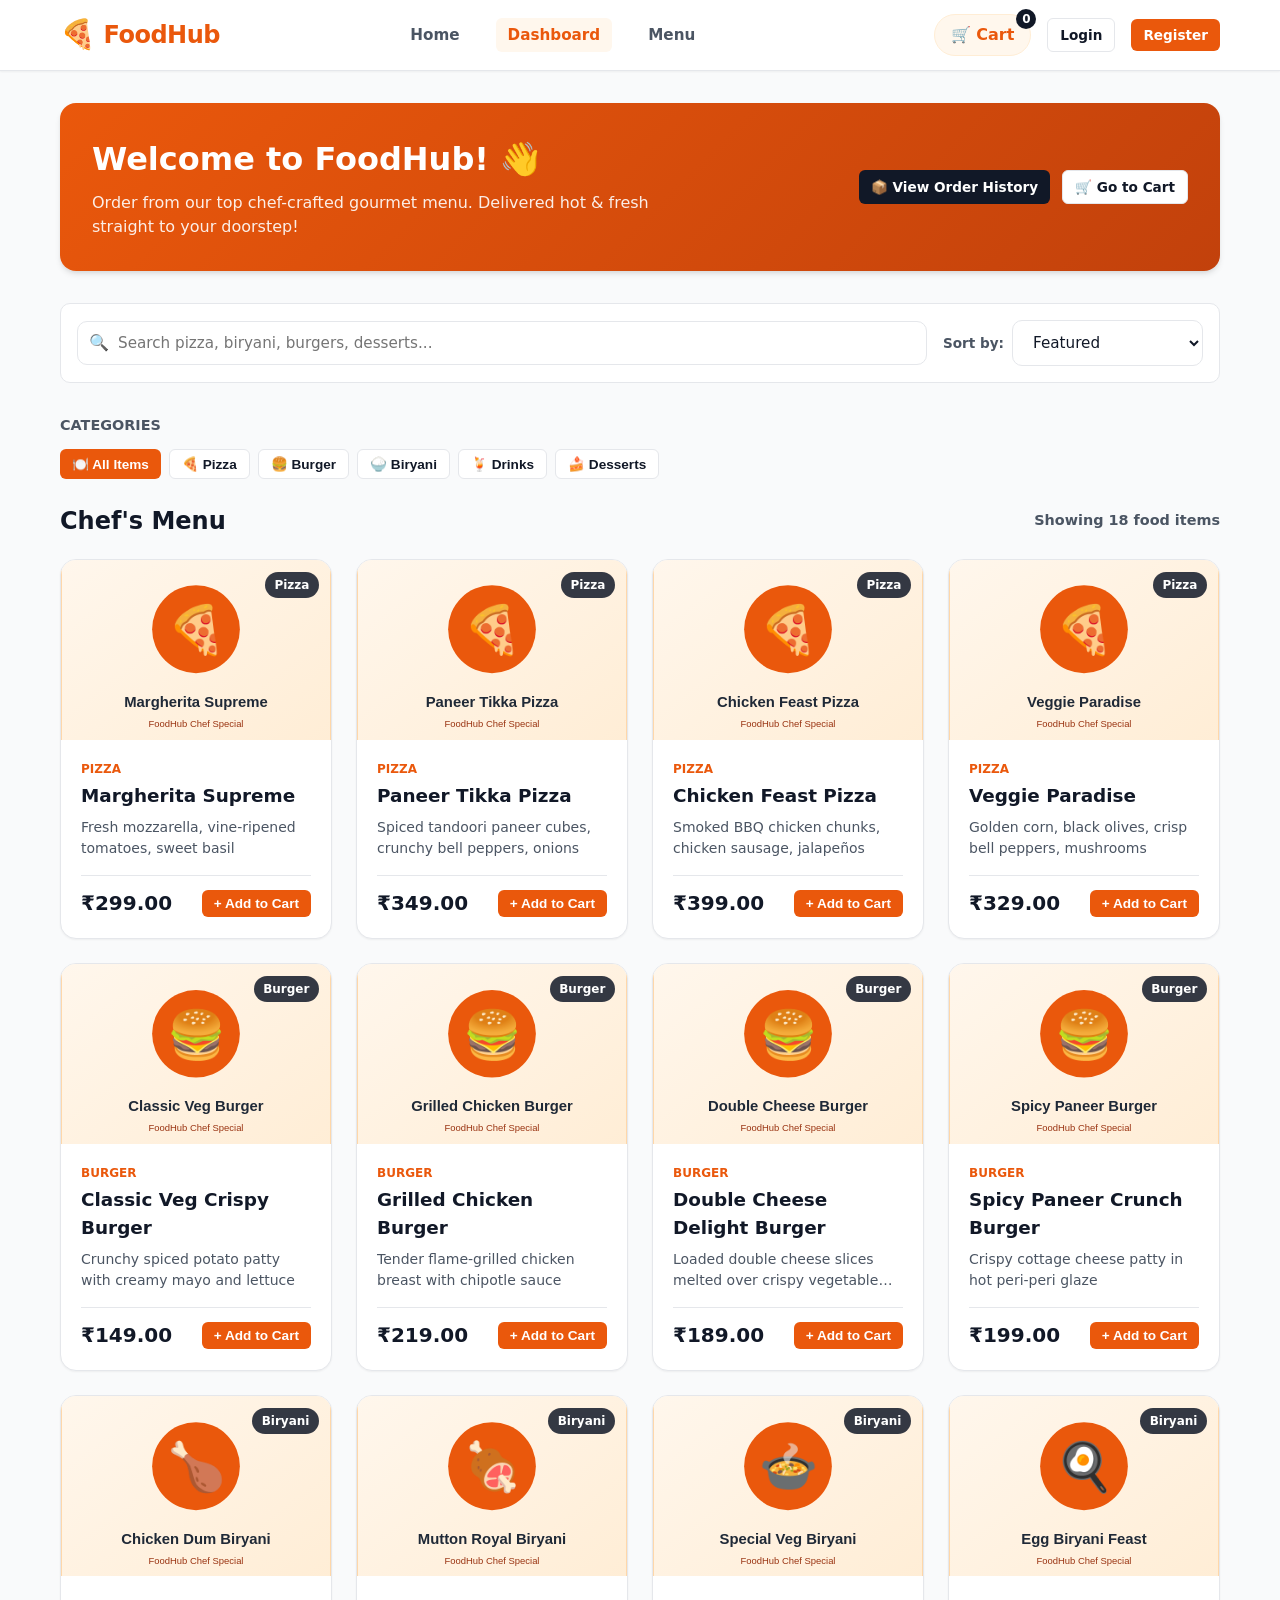
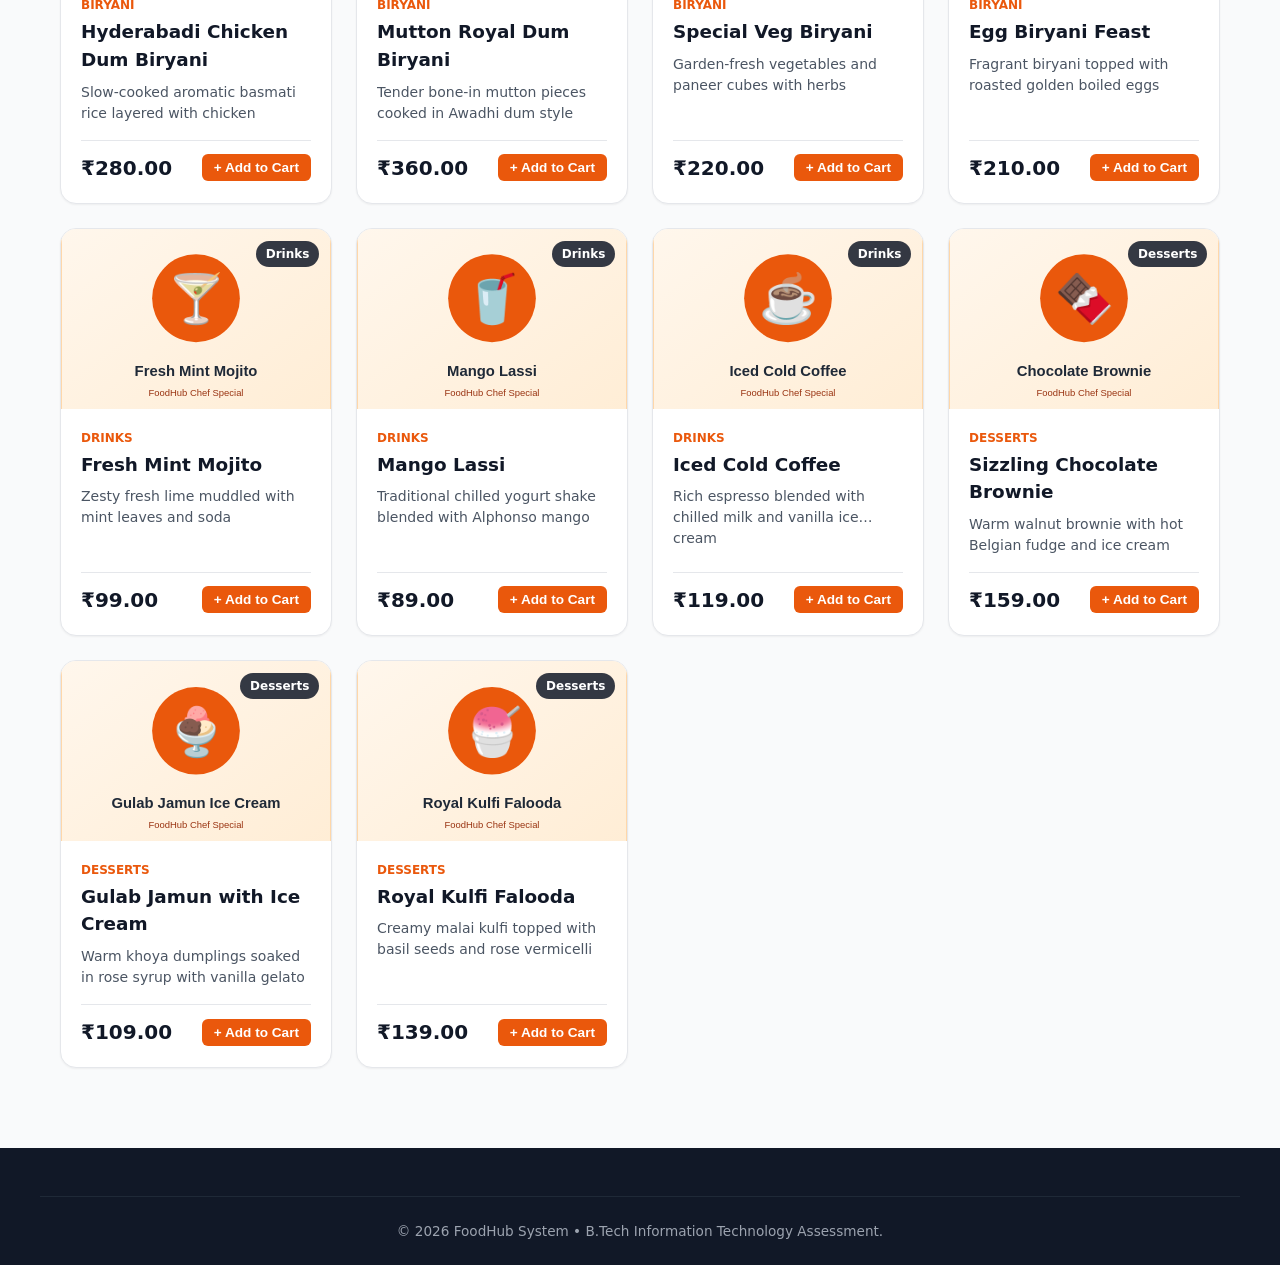
<file: frontend/dashboard.html>
<!DOCTYPE html>
<html lang="en">
<head>
    <meta charset="UTF-8">
    <meta name="viewport" content="width=device-width, initial-scale=1.0">
    <title>Customer Dashboard – FoodHub</title>
    <link rel="stylesheet" href="css/style.css">
</head>
<body>

    <!-- Navigation Bar -->
    <header class="navbar">
        <div class="nav-container">
            <a href="index.html" class="brand">
                <span class="brand-icon">🍕</span> FoodHub
            </a>
            <ul class="nav-links">
                <li><a href="index.html">Home</a></li>
                <li><a href="dashboard.html" class="active">Dashboard</a></li>
                <li><a href="menu.html">Menu</a></li>
                <li><a href="orders.html" id="ordersNavLink">My Orders</a></li>
                <li><a href="admin.html" id="adminNavLink" style="display:none;">Admin Panel</a></li>
            </ul>
            <div class="nav-actions" id="navActions">
                <!-- Injected by auth.js -->
            </div>
        </div>
    </header>

    <main class="container" style="flex-grow: 1; padding: 2rem 1.25rem;">
        
        <!-- Welcome Banner -->
        <div style="background: linear-gradient(135deg, #ea580c, #c2410c); border-radius: var(--radius-lg); padding: 2rem; color: #fff; margin-bottom: 2rem; box-shadow: var(--shadow-md); display: flex; justify-content: space-between; align-items: center; flex-wrap: wrap; gap: 1rem;">
            <div>
                <h1 style="font-size: 2rem; font-weight: 800; margin-bottom: 0.5rem;" id="greetingHeader">
                    Welcome to FoodHub! 👋
                </h1>
                <p style="opacity: 0.9; max-width: 600px;">
                    Order from our top chef-crafted gourmet menu. Delivered hot & fresh straight to your doorstep!
                </p>
            </div>
            <div style="display: flex; gap: 0.75rem;">
                <a href="orders.html" class="btn btn-dark btn-sm">📦 View Order History</a>
                <a href="cart.html" class="btn btn-secondary btn-sm">🛒 Go to Cart</a>
            </div>
        </div>

        <!-- Search & Filter Controls -->
        <div class="filter-bar">
            <div class="search-input-wrapper">
                <span class="search-icon">🔍</span>
                <input type="text" id="searchInput" class="form-control" placeholder="Search pizza, biryani, burgers, desserts..." oninput="handleSearch(this.value)">
            </div>
            <div style="display: flex; align-items: center; gap: 0.5rem;">
                <label style="font-size: 0.85rem; font-weight: 600; color: var(--text-secondary); white-space: nowrap;">Sort by:</label>
                <select class="form-control" style="width: auto;" onchange="handleSort(this.value)">
                    <option value="DEFAULT">Featured</option>
                    <option value="PRICE_LOW_HIGH">Price: Low to High</option>
                    <option value="PRICE_HIGH_LOW">Price: High to Low</option>
                </select>
            </div>
        </div>

        <!-- Category Tabs -->
        <div style="margin-bottom: 1.5rem;">
            <div style="font-size: 0.9rem; font-weight: 700; color: var(--text-secondary); margin-bottom: 0.75rem; text-transform: uppercase;">
                Categories
            </div>
            <div id="categoryFilters" style="display: flex; gap: 0.5rem; flex-wrap: wrap;">
                <!-- Injected by menu.js -->
            </div>
        </div>

        <!-- Section Title & Item Count -->
        <div style="display: flex; justify-content: space-between; align-items: center; margin-bottom: 1.25rem;">
            <h2 style="font-size: 1.5rem; font-weight: 800; color: var(--dark);">Chef's Menu</h2>
            <span id="itemCount" style="font-size: 0.9rem; color: var(--text-secondary); font-weight: 600;">Loading menu items...</span>
        </div>

        <!-- Food Grid -->
        <div class="food-grid" id="foodGrid">
            <!-- Injected by menu.js -->
        </div>

    </main>

    <!-- Footer -->
    <footer class="footer">
        <div class="footer-bottom">
            &copy; 2026 FoodHub System • B.Tech Information Technology Assessment.
        </div>
    </footer>

    <!-- Scripts -->
    <script src="js/api.js"></script>
    <script src="js/cart.js"></script>
    <script src="js/auth.js"></script>
    <script src="js/menu.js"></script>
    <script>
        document.addEventListener('DOMContentLoaded', () => {
            const user = FoodHubAuth.getCurrentUser();
            if (user) {
                document.getElementById('greetingHeader').innerText = `Welcome back, ${user.name.split(' ')[0]}! 👋`;
            }
        });
    </script>
</body>
</html>
</file>
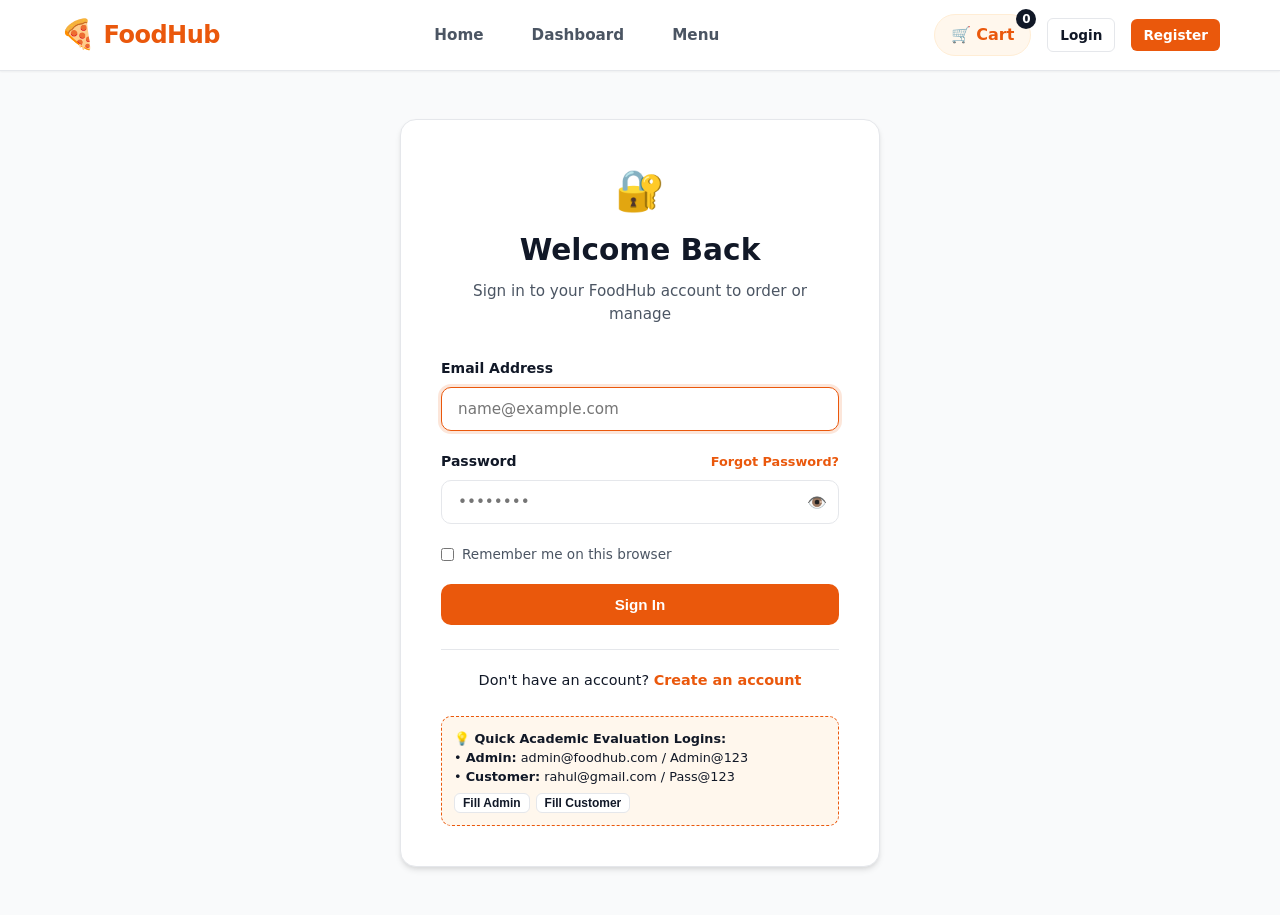
<file: frontend/login.html>
<!DOCTYPE html>
<html lang="en">
<head>
    <meta charset="UTF-8">
    <meta name="viewport" content="width=device-width, initial-scale=1.0">
    <title>Login – FoodHub</title>
    <link rel="stylesheet" href="css/style.css">
</head>
<body>

    <!-- Navigation Bar -->
    <header class="navbar">
        <div class="nav-container">
            <a href="index.html" class="brand">
                <span class="brand-icon">🍕</span> FoodHub
            </a>
            <ul class="nav-links">
                <li><a href="index.html">Home</a></li>
                <li><a href="dashboard.html">Dashboard</a></li>
                <li><a href="menu.html">Menu</a></li>
            </ul>
            <div class="nav-actions" id="navActions">
                <a href="register.html" class="btn btn-primary btn-sm">Register</a>
            </div>
        </div>
    </header>

    <main class="container" style="flex-grow: 1; display: flex; align-items: center; justify-content: center;">
        <div class="form-card">
            <div class="form-header">
                <div style="font-size: 2.5rem; margin-bottom: 0.5rem;">🔐</div>
                <h2>Welcome Back</h2>
                <p>Sign in to your FoodHub account to order or manage</p>
            </div>

            <div id="loginAlert" style="display: none;"></div>

            <form id="loginForm" onsubmit="handleLoginSubmit(event)">
                <div class="form-group">
                    <label class="form-label" for="email">Email Address</label>
                    <input type="email" id="email" class="form-control" placeholder="name@example.com" required autofocus>
                </div>

                <div class="form-group">
                    <div style="display: flex; justify-content: space-between; align-items: center; margin-bottom: 0.5rem;">
                        <label class="form-label" for="password" style="margin-bottom: 0;">Password</label>
                        <a href="javascript:void(0)" onclick="openForgotPassword()" style="font-size: 0.8rem; font-weight: 600;">Forgot Password?</a>
                    </div>
                    <div class="input-password-wrapper">
                        <input type="password" id="password" class="form-control" placeholder="••••••••" required>
                        <button type="button" class="toggle-password-btn" onclick="togglePasswordVisibility('password', this)" title="Show/Hide Password">👁️</button>
                    </div>
                </div>

                <div class="form-group" style="display: flex; align-items: center; gap: 0.5rem;">
                    <input type="checkbox" id="rememberMe">
                    <label for="rememberMe" style="font-size: 0.85rem; color: var(--text-secondary); cursor: pointer;">Remember me on this browser</label>
                </div>

                <button type="submit" id="loginBtn" class="btn btn-primary btn-block" style="padding: 0.75rem;">
                    Sign In
                </button>
            </form>

            <div style="margin-top: 1.5rem; padding-top: 1.25rem; border-top: 1px solid var(--border-color); text-align: center; font-size: 0.9rem;">
                Don't have an account? <a href="register.html" style="font-weight: 700;">Create an account</a>
            </div>

            <!-- Quick Demo Credentials Box -->
            <div style="margin-top: 1.5rem; background: var(--primary-bg); border: 1px dashed var(--primary); border-radius: var(--radius-md); padding: 0.75rem; font-size: 0.8rem; color: var(--dark);">
                <strong>💡 Quick Academic Evaluation Logins:</strong><br>
                • <strong>Admin:</strong> admin@foodhub.com / Admin@123<br>
                • <strong>Customer:</strong> rahul@gmail.com / Pass@123
                <div style="margin-top: 6px; display: flex; gap: 6px;">
                    <button class="btn btn-secondary btn-sm" style="font-size:0.75rem; padding: 2px 8px;" onclick="fillDemo('admin@foodhub.com', 'Admin@123')">Fill Admin</button>
                    <button class="btn btn-secondary btn-sm" style="font-size:0.75rem; padding: 2px 8px;" onclick="fillDemo('rahul@gmail.com', 'Pass@123')">Fill Customer</button>
                </div>
            </div>
        </div>
    </main>

    <!-- Forgot Password Modal -->
    <div class="modal-overlay" id="forgotModal">
        <div class="modal-content">
            <div class="modal-header">
                <h3 style="font-size: 1.25rem; font-weight: 700;">Password Recovery</h3>
                <button class="modal-close" onclick="closeForgotPassword()">&times;</button>
            </div>
            <p style="font-size: 0.9rem; color: var(--text-secondary); margin-bottom: 1rem;">
                Enter your registered email address to receive password reset verification.
            </p>
            <div class="form-group">
                <label class="form-label">Email Address</label>
                <input type="email" id="resetEmail" class="form-control" placeholder="name@example.com">
            </div>
            <button class="btn btn-primary btn-block" onclick="handleResetPassword()">Send Reset Link</button>
        </div>
    </div>

    <!-- Scripts -->
    <script src="js/api.js"></script>
    <script src="js/cart.js"></script>
    <script src="js/auth.js"></script>
    <script>
        function togglePasswordVisibility(fieldId, btn) {
            const field = document.getElementById(fieldId);
            if (field.type === 'password') {
                field.type = 'text';
                btn.innerText = '🙈';
            } else {
                field.type = 'password';
                btn.innerText = '👁️';
            }
        }

        function fillDemo(email, pass) {
            document.getElementById('email').value = email;
            document.getElementById('password').value = pass;
        }

        async function handleLoginSubmit(event) {
            event.preventDefault();
            const email = document.getElementById('email').value;
            const password = document.getElementById('password').value;
            const remember = document.getElementById('rememberMe').checked;
            const alertBox = document.getElementById('loginAlert');
            const submitBtn = document.getElementById('loginBtn');

            submitBtn.innerText = 'Authenticating...';
            submitBtn.disabled = true;
            alertBox.style.display = 'none';

            try {
                const response = await FoodHubApi.login(email, password);
                if (response.success) {
                    FoodHubAuth.setCurrentUser(response, remember);

                    alertBox.className = 'alert alert-success';
                    alertBox.innerText = 'Login successful! Redirecting...';
                    alertBox.style.display = 'block';

                    setTimeout(() => {
                        if (response.role === 'ADMIN') {
                            window.location.href = 'admin.html';
                        } else {
                            window.location.href = 'dashboard.html';
                        }
                    }, 600);
                } else {
                    throw new Error(response.message || 'Login failed');
                }
            } catch (err) {
                alertBox.className = 'alert alert-danger';
                alertBox.innerText = err.message || 'Invalid email or password.';
                alertBox.style.display = 'block';
                submitBtn.innerText = 'Sign In';
                submitBtn.disabled = false;
            }
        }

        function openForgotPassword() {
            document.getElementById('forgotModal').classList.add('active');
        }

        function closeForgotPassword() {
            document.getElementById('forgotModal').classList.remove('active');
        }

        function handleResetPassword() {
            const email = document.getElementById('resetEmail').value;
            if (!email || !email.includes('@')) {
                alert('Please enter a valid email address.');
                return;
            }
            alert(`Password reset instructions simulated for ${email}. (Demo environment)`);
            closeForgotPassword();
        }
    </script>
</body>
</html>
</file>
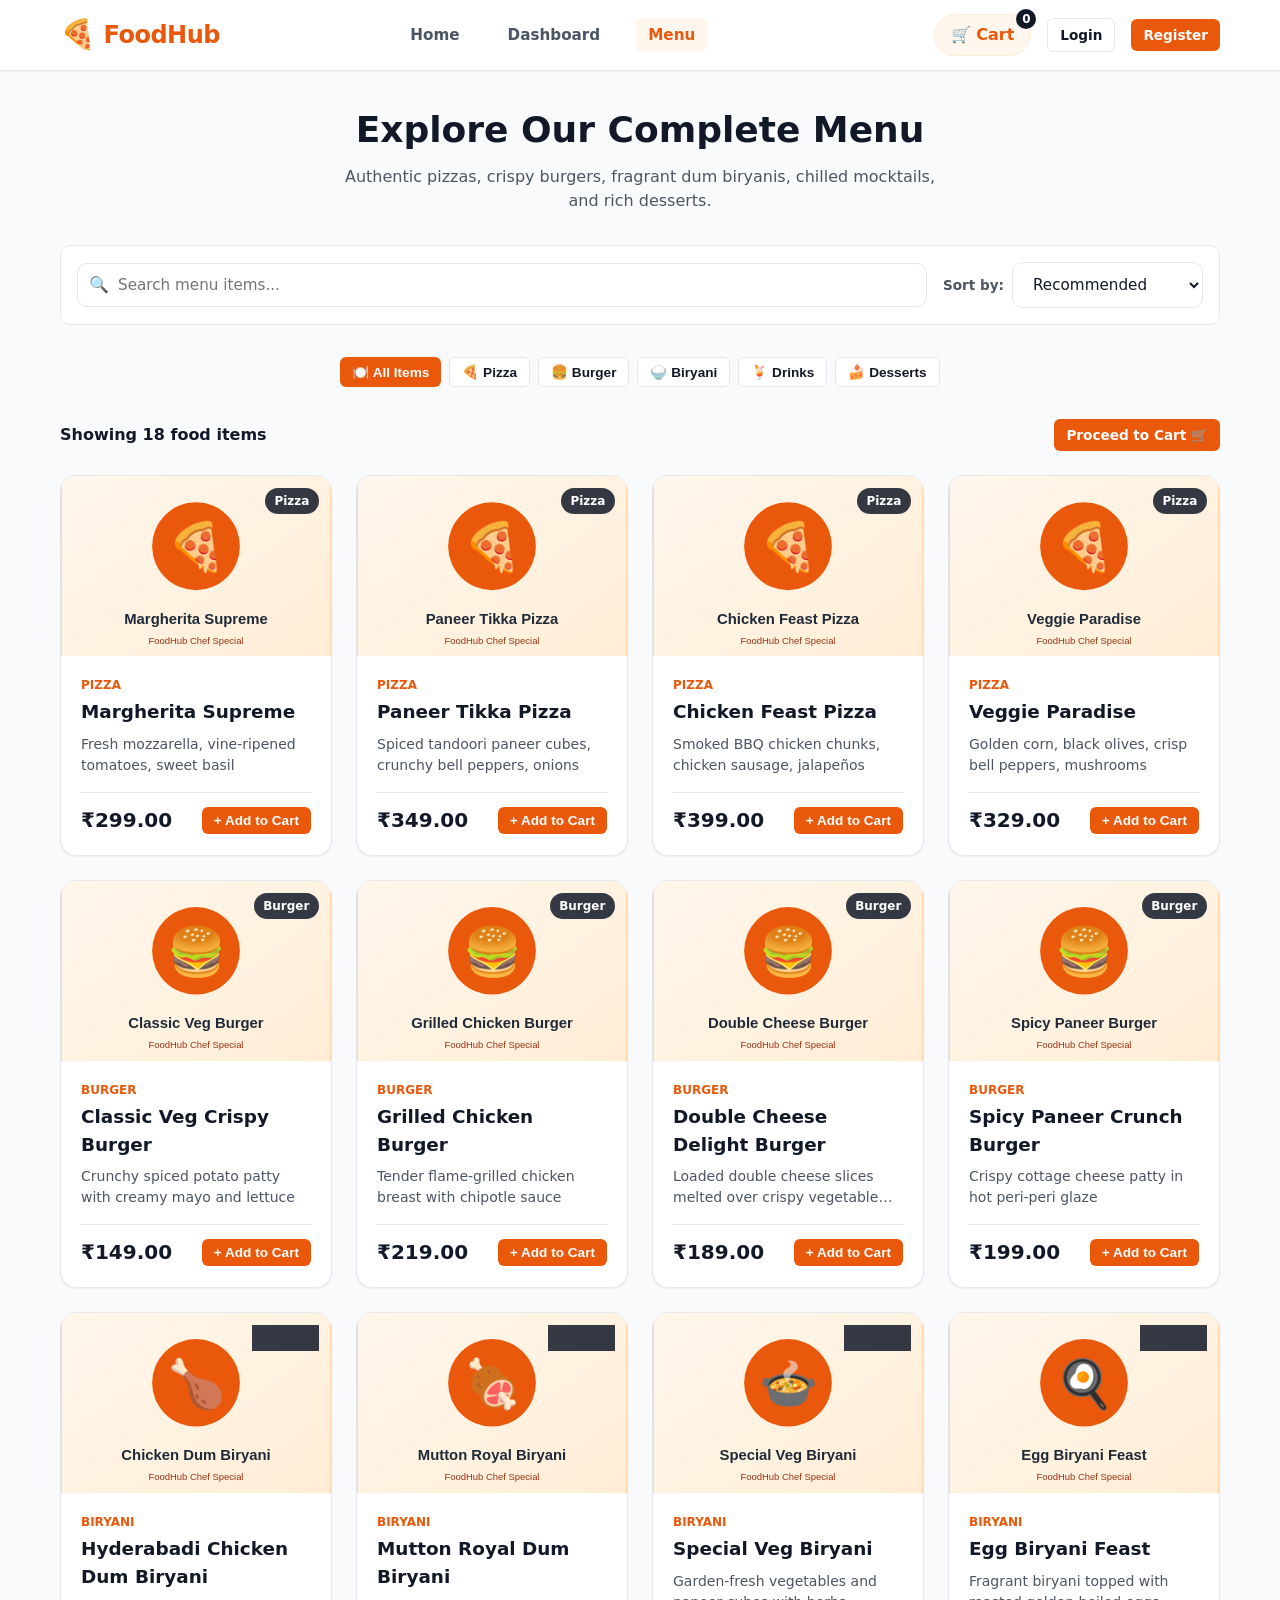
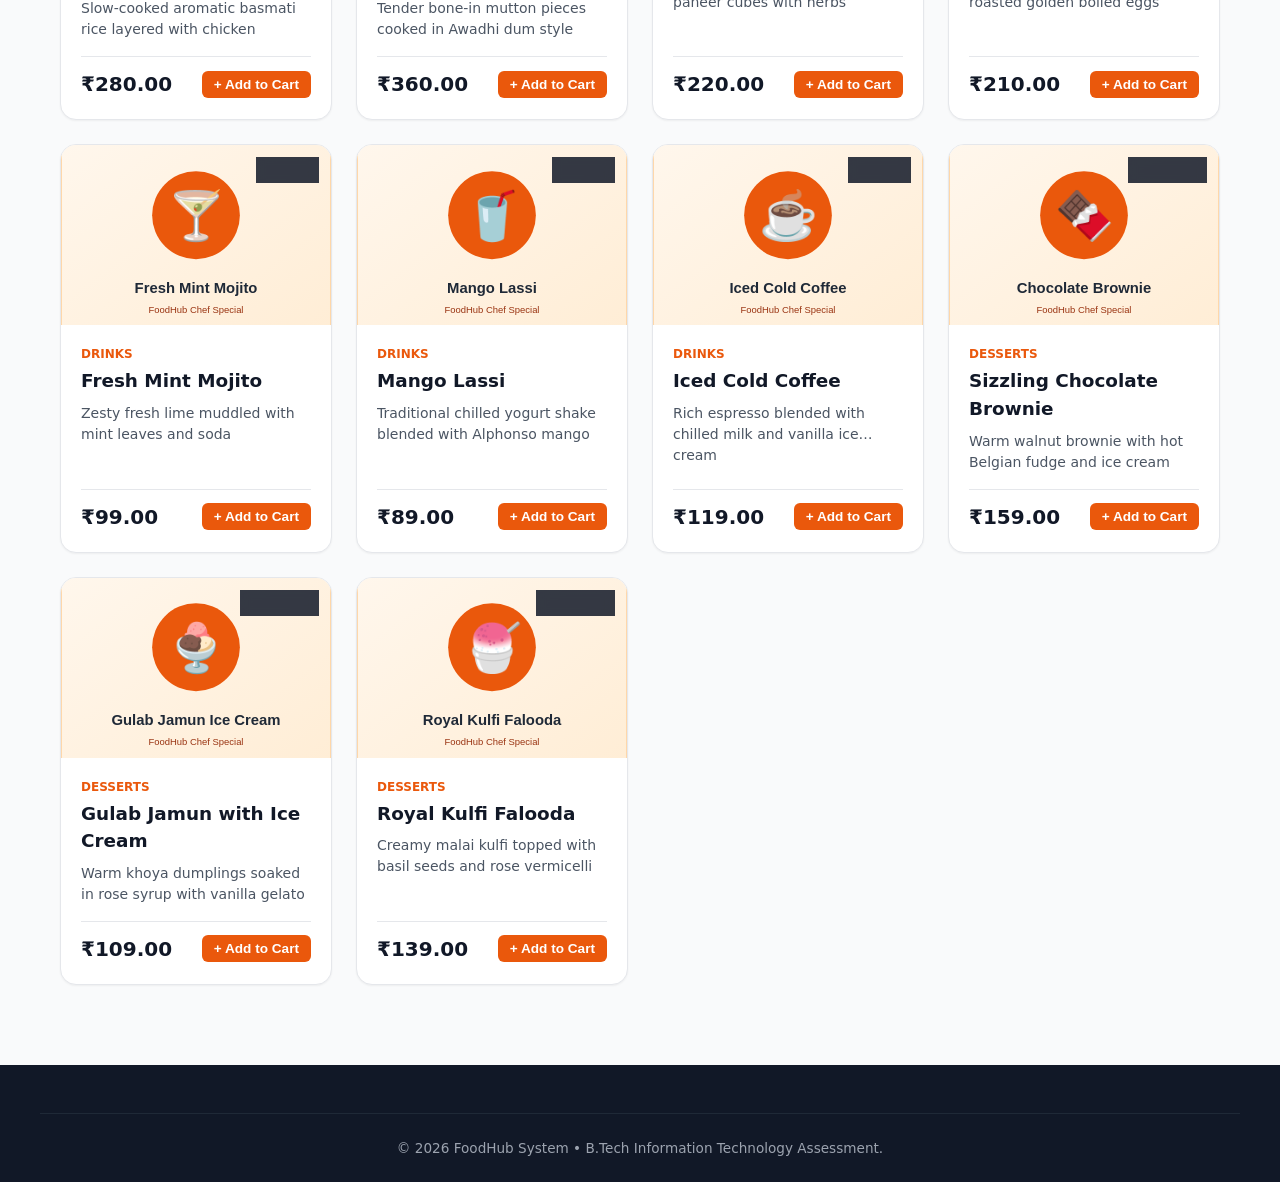
<file: frontend/menu.html>
<!DOCTYPE html>
<html lang="en">
<head>
    <meta charset="UTF-8">
    <meta name="viewport" content="width=device-width, initial-scale=1.0">
    <title>Full Food Menu – FoodHub</title>
    <link rel="stylesheet" href="css/style.css">
</head>
<body>

    <!-- Navigation Bar -->
    <header class="navbar">
        <div class="nav-container">
            <a href="index.html" class="brand">
                <span class="brand-icon">🍕</span> FoodHub
            </a>
            <ul class="nav-links">
                <li><a href="index.html">Home</a></li>
                <li><a href="dashboard.html">Dashboard</a></li>
                <li><a href="menu.html" class="active">Menu</a></li>
                <li><a href="orders.html" id="ordersNavLink">My Orders</a></li>
                <li><a href="admin.html" id="adminNavLink" style="display:none;">Admin Panel</a></li>
            </ul>
            <div class="nav-actions" id="navActions">
                <!-- Injected by auth.js -->
            </div>
        </div>
    </header>

    <main class="container" style="flex-grow: 1; padding: 2rem 1.25rem;">
        
        <div style="margin-bottom: 2rem; text-align: center;">
            <h1 style="font-size: 2.25rem; font-weight: 800; color: var(--dark); margin-bottom: 0.5rem;">
                Explore Our Complete Menu
            </h1>
            <p style="color: var(--text-secondary); max-width: 600px; margin: 0 auto;">
                Authentic pizzas, crispy burgers, fragrant dum biryanis, chilled mocktails, and rich desserts.
            </p>
        </div>

        <!-- Filter & Search Toolbar -->
        <div class="filter-bar">
            <div class="search-input-wrapper">
                <span class="search-icon">🔍</span>
                <input type="text" id="searchInput" class="form-control" placeholder="Search menu items..." oninput="handleSearch(this.value)">
            </div>
            <div style="display: flex; align-items: center; gap: 0.5rem;">
                <label style="font-size: 0.85rem; font-weight: 600; color: var(--text-secondary); white-space: nowrap;">Sort by:</label>
                <select class="form-control" style="width: auto;" onchange="handleSort(this.value)">
                    <option value="DEFAULT">Recommended</option>
                    <option value="PRICE_LOW_HIGH">Price: Low to High</option>
                    <option value="PRICE_HIGH_LOW">Price: High to Low</option>
                </select>
            </div>
        </div>

        <!-- Category Selector -->
        <div style="margin-bottom: 2rem;">
            <div id="categoryFilters" style="display: flex; gap: 0.5rem; flex-wrap: wrap; justify-content: center;">
                <!-- Injected by menu.js -->
            </div>
        </div>

        <div style="display: flex; justify-content: space-between; align-items: center; margin-bottom: 1.5rem;">
            <span id="itemCount" style="font-weight: 700; color: var(--dark);">Showing all available items</span>
            <a href="cart.html" class="btn btn-primary btn-sm">Proceed to Cart 🛒</a>
        </div>

        <!-- Food Grid -->
        <div class="food-grid" id="foodGrid">
            <!-- Injected by menu.js -->
        </div>

    </main>

    <!-- Footer -->
    <footer class="footer">
        <div class="footer-bottom">
            &copy; 2026 FoodHub System • B.Tech Information Technology Assessment.
        </div>
    </footer>

    <!-- Scripts -->
    <script src="js/api.js"></script>
    <script src="js/cart.js"></script>
    <script src="js/auth.js"></script>
    <script src="js/menu.js"></script>
</body>
</html>
</file>
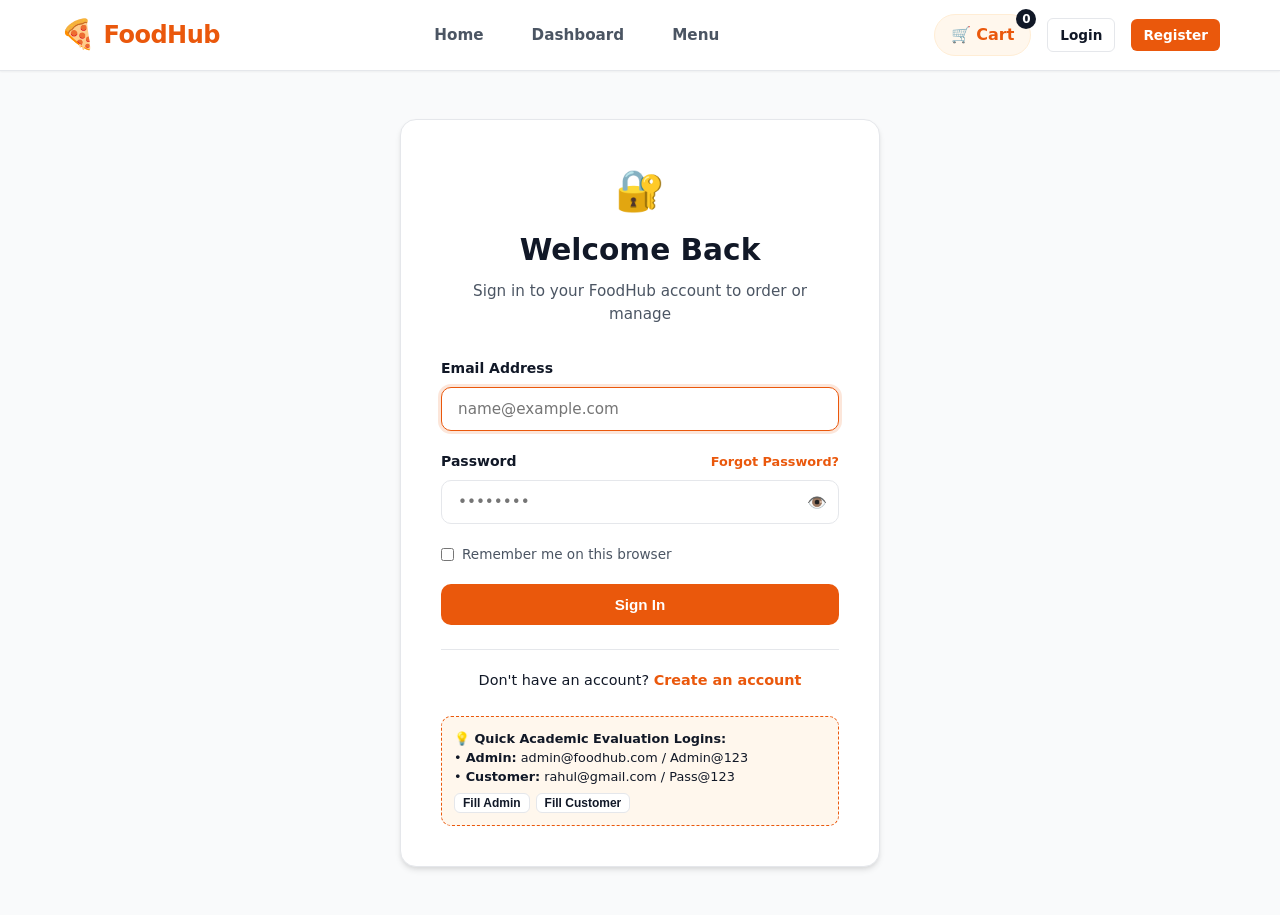
<file: frontend/orders.html>
<!DOCTYPE html>
<html lang="en">
<head>
    <meta charset="UTF-8">
    <meta name="viewport" content="width=device-width, initial-scale=1.0">
    <title>Order History & Tracking – FoodHub</title>
    <link rel="stylesheet" href="css/style.css">
</head>
<body>

    <!-- Navigation Bar -->
    <header class="navbar">
        <div class="nav-container">
            <a href="index.html" class="brand">
                <span class="brand-icon">🍕</span> FoodHub
            </a>
            <ul class="nav-links">
                <li><a href="index.html">Home</a></li>
                <li><a href="dashboard.html">Dashboard</a></li>
                <li><a href="menu.html">Menu</a></li>
                <li><a href="orders.html" class="active">My Orders</a></li>
                <li><a href="admin.html" id="adminNavLink" style="display:none;">Admin Panel</a></li>
            </ul>
            <div class="nav-actions" id="navActions">
                <!-- Injected by auth.js -->
            </div>
        </div>
    </header>

    <main class="container" style="flex-grow: 1; padding: 2rem 1.25rem; max-width: 900px;">
        
        <div style="display: flex; justify-content: space-between; align-items: flex-end; margin-bottom: 2rem; flex-wrap: wrap; gap: 1rem;">
            <div>
                <h1 style="font-size: 2rem; font-weight: 800; color: var(--dark); margin-bottom: 0.5rem;">
                    My Food Orders
                </h1>
                <p style="color: var(--text-secondary);">
                    Track live kitchen progress and review previous order receipts
                </p>
            </div>
            <button class="btn btn-secondary btn-sm" onclick="initOrdersPage()">
                🔄 Refresh Status
            </button>
        </div>

        <div id="ordersContainer">
            <!-- Injected by orders.js -->
        </div>

    </main>

    <!-- Footer -->
    <footer class="footer">
        <div class="footer-bottom">
            &copy; 2026 FoodHub System • B.Tech Information Technology Assessment.
        </div>
    </footer>

    <!-- Scripts -->
    <script src="js/api.js"></script>
    <script src="js/cart.js"></script>
    <script src="js/auth.js"></script>
    <script src="js/orders.js"></script>
</body>
</html>
</file>
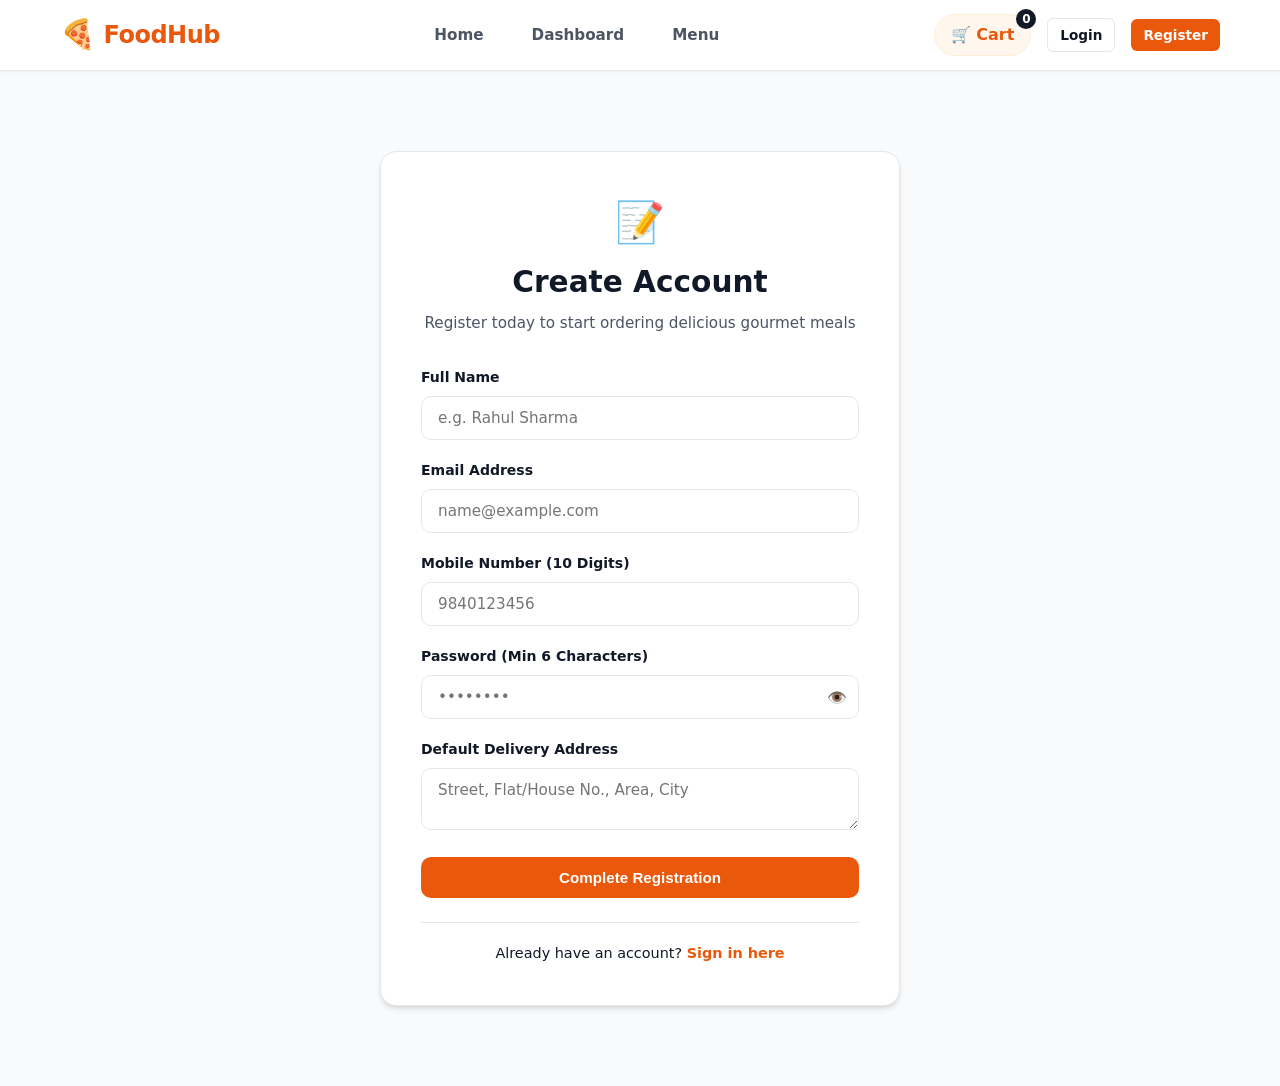
<file: frontend/register.html>
<!DOCTYPE html>
<html lang="en">
<head>
    <meta charset="UTF-8">
    <meta name="viewport" content="width=device-width, initial-scale=1.0">
    <title>Register – FoodHub</title>
    <link rel="stylesheet" href="css/style.css">
</head>
<body>

    <!-- Navigation Bar -->
    <header class="navbar">
        <div class="nav-container">
            <a href="index.html" class="brand">
                <span class="brand-icon">🍕</span> FoodHub
            </a>
            <ul class="nav-links">
                <li><a href="index.html">Home</a></li>
                <li><a href="dashboard.html">Dashboard</a></li>
                <li><a href="menu.html">Menu</a></li>
            </ul>
            <div class="nav-actions" id="navActions">
                <a href="login.html" class="btn btn-secondary btn-sm">Login</a>
            </div>
        </div>
    </header>

    <main class="container" style="flex-grow: 1; display: flex; align-items: center; justify-content: center; padding: 2rem 1rem;">
        <div class="form-card" style="max-width: 520px;">
            <div class="form-header">
                <div style="font-size: 2.5rem; margin-bottom: 0.5rem;">📝</div>
                <h2>Create Account</h2>
                <p>Register today to start ordering delicious gourmet meals</p>
            </div>

            <div id="registerAlert" style="display: none;"></div>

            <form id="registerForm" onsubmit="handleRegisterSubmit(event)">
                <div class="form-group">
                    <label class="form-label" for="regName">Full Name</label>
                    <input type="text" id="regName" class="form-control" placeholder="e.g. Rahul Sharma" required minlength="2">
                </div>

                <div class="form-group">
                    <label class="form-label" for="regEmail">Email Address</label>
                    <input type="email" id="regEmail" class="form-control" placeholder="name@example.com" required>
                </div>

                <div class="form-group">
                    <label class="form-label" for="regPhone">Mobile Number (10 Digits)</label>
                    <input type="tel" id="regPhone" class="form-control" placeholder="9840123456" pattern="[0-9]{10}" required title="Please enter exactly 10 digits">
                </div>

                <div class="form-group">
                    <label class="form-label" for="regPassword">Password (Min 6 Characters)</label>
                    <div class="input-password-wrapper">
                        <input type="password" id="regPassword" class="form-control" placeholder="••••••••" required minlength="6">
                        <button type="button" class="toggle-password-btn" onclick="togglePasswordVisibility('regPassword', this)" title="Show/Hide Password">👁️</button>
                    </div>
                </div>

                <div class="form-group">
                    <label class="form-label" for="regAddress">Default Delivery Address</label>
                    <textarea id="regAddress" class="form-control" rows="2" placeholder="Street, Flat/House No., Area, City" required></textarea>
                </div>

                <button type="submit" id="regBtn" class="btn btn-primary btn-block" style="padding: 0.75rem;">
                    Complete Registration
                </button>
            </form>

            <div style="margin-top: 1.5rem; padding-top: 1.25rem; border-top: 1px solid var(--border-color); text-align: center; font-size: 0.9rem;">
                Already have an account? <a href="login.html" style="font-weight: 700;">Sign in here</a>
            </div>
        </div>
    </main>

    <!-- Scripts -->
    <script src="js/api.js"></script>
    <script src="js/cart.js"></script>
    <script src="js/auth.js"></script>
    <script>
        function togglePasswordVisibility(fieldId, btn) {
            const field = document.getElementById(fieldId);
            if (field.type === 'password') {
                field.type = 'text';
                btn.innerText = '🙈';
            } else {
                field.type = 'password';
                btn.innerText = '👁️';
            }
        }

        async function handleRegisterSubmit(event) {
            event.preventDefault();
            const name = document.getElementById('regName').value;
            const email = document.getElementById('regEmail').value;
            const phone = document.getElementById('regPhone').value;
            const password = document.getElementById('regPassword').value;
            const address = document.getElementById('regAddress').value;
            const alertBox = document.getElementById('registerAlert');
            const submitBtn = document.getElementById('regBtn');

            if (phone.length !== 10) {
                alertBox.className = 'alert alert-danger';
                alertBox.innerText = 'Phone number must be exactly 10 digits.';
                alertBox.style.display = 'block';
                return;
            }

            submitBtn.innerText = 'Registering Account...';
            submitBtn.disabled = true;
            alertBox.style.display = 'none';

            try {
                const response = await FoodHubApi.register(name, email, password, phone, address);
                if (response.success) {
                    FoodHubAuth.setCurrentUser(response, true);
                    alertBox.className = 'alert alert-success';
                    alertBox.innerText = 'Registration successful! Redirecting to your dashboard...';
                    alertBox.style.display = 'block';

                    setTimeout(() => {
                        window.location.href = 'dashboard.html';
                    }, 800);
                } else {
                    throw new Error(response.message || 'Registration failed');
                }
            } catch (err) {
                alertBox.className = 'alert alert-danger';
                alertBox.innerText = err.message || 'Error occurred during registration.';
                alertBox.style.display = 'block';
                submitBtn.innerText = 'Complete Registration';
                submitBtn.disabled = false;
            }
        }
    </script>
</body>
</html>
</file>
<file: frontend/css/style.css>
/* ====================================================================
   FOODHUB – MASTER STYLESHEET
   Palette: Vibrant Orange (#ea580c, #c2410c), Charcoal (#111827, #1f2937),
            Clean White (#ffffff), Warm Off-white (#fff7ed, #f9fafb)
   Techniques: CSS Grid, Flexbox, Custom Properties, Responsive Media Queries
   ==================================================================== */

:root {
    --primary: #ea580c;
    --primary-hover: #c2410c;
    --primary-light: #ffedd5;
    --primary-bg: #fff7ed;
    --dark: #111827;
    --dark-surface: #1f2937;
    --dark-muted: #4b5563;
    --light-bg: #f9fafb;
    --card-bg: #ffffff;
    --border-color: #e5e7eb;
    --text-primary: #111827;
    --text-secondary: #4b5563;
    --text-muted: #9ca3af;
    --success: #16a34a;
    --success-bg: #dcfce7;
    --warning: #d97706;
    --warning-bg: #fef3c7;
    --info: #0284c7;
    --info-bg: #e0f2fe;
    --danger: #dc2626;
    --danger-bg: #fee2e2;
    --shadow-sm: 0 1px 2px 0 rgba(0, 0, 0, 0.05);
    --shadow-md: 0 4px 6px -1px rgba(0, 0, 0, 0.1), 0 2px 4px -1px rgba(0, 0, 0, 0.06);
    --shadow-lg: 0 10px 15px -3px rgba(0, 0, 0, 0.1), 0 4px 6px -2px rgba(0, 0, 0, 0.05);
    --radius-sm: 6px;
    --radius-md: 10px;
    --radius-lg: 16px;
    --radius-full: 9999px;
    --font-main: 'Segoe UI', system-ui, -apple-system, BlinkMacSystemFont, Roboto, sans-serif;
    --transition: all 0.2s cubic-bezier(0.4, 0, 0.2, 1);
}

/* Base Reset & Typography */
* {
    margin: 0;
    padding: 0;
    box-sizing: border-box;
}

body {
    font-family: var(--font-main);
    background-color: var(--light-bg);
    color: var(--text-primary);
    line-height: 1.5;
    min-height: 100vh;
    display: flex;
    flex-direction: column;
}

a {
    color: var(--primary);
    text-decoration: none;
    transition: var(--transition);
}

a:hover {
    color: var(--primary-hover);
}

img {
    max-width: 100%;
    display: block;
}

/* Container */
.container {
    width: 100%;
    max-width: 1200px;
    margin: 0 auto;
    padding: 0 1.25rem;
}

/* Navigation Bar */
.navbar {
    background-color: var(--card-bg);
    border-bottom: 1px solid var(--border-color);
    position: sticky;
    top: 0;
    z-index: 100;
    box-shadow: var(--shadow-sm);
}

.nav-container {
    display: flex;
    align-items: center;
    justify-content: space-between;
    height: 70px;
    max-width: 1200px;
    margin: 0 auto;
    padding: 0 1.25rem;
}

.brand {
    display: flex;
    align-items: center;
    gap: 0.5rem;
    font-size: 1.5rem;
    font-weight: 800;
    color: var(--primary);
    letter-spacing: -0.5px;
}

.brand-icon {
    font-size: 1.8rem;
}

.nav-links {
    display: flex;
    align-items: center;
    gap: 1.5rem;
    list-style: none;
}

.nav-links a {
    color: var(--text-secondary);
    font-weight: 600;
    font-size: 0.95rem;
    padding: 0.5rem 0.75rem;
    border-radius: var(--radius-sm);
}

.nav-links a:hover,
.nav-links a.active {
    color: var(--primary);
    background-color: var(--primary-bg);
}

.nav-actions {
    display: flex;
    align-items: center;
    gap: 1rem;
}

/* Cart Button */
.cart-btn {
    position: relative;
    display: inline-flex;
    align-items: center;
    justify-content: center;
    padding: 0.5rem 1rem;
    background-color: var(--primary-bg);
    color: var(--primary);
    border: 1px solid var(--primary-light);
    border-radius: var(--radius-full);
    font-weight: 700;
    cursor: pointer;
    transition: var(--transition);
}

.cart-btn:hover {
    background-color: var(--primary);
    color: #ffffff;
}

.cart-count {
    position: absolute;
    top: -6px;
    right: -6px;
    background-color: var(--dark);
    color: #ffffff;
    font-size: 0.75rem;
    font-weight: bold;
    min-width: 20px;
    height: 20px;
    border-radius: var(--radius-full);
    display: flex;
    align-items: center;
    justify-content: center;
    padding: 0 4px;
}

/* Buttons */
.btn {
    display: inline-flex;
    align-items: center;
    justify-content: center;
    gap: 0.5rem;
    font-weight: 600;
    font-size: 0.95rem;
    padding: 0.625rem 1.25rem;
    border-radius: var(--radius-md);
    border: none;
    cursor: pointer;
    transition: var(--transition);
}

.btn-primary {
    background-color: var(--primary);
    color: #ffffff;
}

.btn-primary:hover {
    background-color: var(--primary-hover);
    color: #ffffff;
    box-shadow: 0 4px 12px rgba(234, 88, 12, 0.3);
}

.btn-secondary {
    background-color: #ffffff;
    color: var(--dark);
    border: 1px solid var(--border-color);
}

.btn-secondary:hover {
    background-color: var(--light-bg);
    border-color: var(--text-muted);
}

.btn-dark {
    background-color: var(--dark);
    color: #ffffff;
}

.btn-dark:hover {
    background-color: var(--dark-surface);
}

.btn-sm {
    padding: 0.375rem 0.75rem;
    font-size: 0.85rem;
    border-radius: var(--radius-sm);
}

.btn-block {
    width: 100%;
}

/* Hero Section */
.hero {
    background: linear-gradient(135deg, #111827 0%, #1f2937 100%);
    color: #ffffff;
    padding: 4rem 1.25rem;
    border-bottom: 4px solid var(--primary);
}

.hero-content {
    max-width: 1200px;
    margin: 0 auto;
    display: grid;
    grid-template-columns: 1.2fr 0.8fr;
    gap: 3rem;
    align-items: center;
}

.hero-title {
    font-size: 3rem;
    font-weight: 800;
    line-height: 1.15;
    margin-bottom: 1rem;
}

.hero-title span {
    color: var(--primary);
}

.hero-subtitle {
    font-size: 1.15rem;
    color: #d1d5db;
    margin-bottom: 2rem;
    max-width: 550px;
}

.hero-cta {
    display: flex;
    gap: 1rem;
}

.hero-visual {
    background: radial-gradient(circle, rgba(234, 88, 12, 0.2) 0%, transparent 70%);
    display: flex;
    justify-content: center;
    align-items: center;
    padding: 2rem;
}

.hero-card {
    background-color: rgba(255, 255, 255, 0.08);
    backdrop-filter: blur(8px);
    border: 1px solid rgba(255, 255, 255, 0.15);
    border-radius: var(--radius-lg);
    padding: 2rem;
    text-align: center;
    width: 100%;
    max-width: 360px;
    box-shadow: var(--shadow-lg);
}

.hero-badge {
    display: inline-block;
    background-color: var(--primary);
    color: #ffffff;
    padding: 0.25rem 0.75rem;
    border-radius: var(--radius-full);
    font-size: 0.8rem;
    font-weight: 700;
    text-transform: uppercase;
    margin-bottom: 1rem;
}

/* Category Slider / Grid */
.category-section {
    padding: 3rem 0;
}

.section-header {
    display: flex;
    justify-content: space-between;
    align-items: flex-end;
    margin-bottom: 1.5rem;
}

.section-title {
    font-size: 1.75rem;
    font-weight: 800;
    color: var(--dark);
}

.section-subtitle {
    color: var(--text-secondary);
    font-size: 0.95rem;
}

.categories-grid {
    display: grid;
    grid-template-columns: repeat(auto-fill, minmax(200px, 1fr));
    gap: 1.25rem;
}

.category-card {
    background-color: var(--card-bg);
    border: 1px solid var(--border-color);
    border-radius: var(--radius-md);
    padding: 1.25rem;
    text-align: center;
    cursor: pointer;
    transition: var(--transition);
    display: flex;
    flex-direction: column;
    align-items: center;
    gap: 0.75rem;
}

.category-card:hover,
.category-card.active {
    border-color: var(--primary);
    transform: translateY(-4px);
    box-shadow: var(--shadow-md);
    background-color: var(--primary-bg);
}

.category-icon {
    font-size: 2.5rem;
    width: 60px;
    height: 60px;
    background-color: #fff;
    border-radius: var(--radius-full);
    display: flex;
    align-items: center;
    justify-content: center;
    box-shadow: var(--shadow-sm);
}

.category-name {
    font-weight: 700;
    color: var(--dark);
}

/* Food Items Grid */
.food-grid {
    display: grid;
    grid-template-columns: repeat(auto-fill, minmax(270px, 1fr));
    gap: 1.5rem;
    margin-bottom: 3rem;
}

.food-card {
    background-color: var(--card-bg);
    border: 1px solid var(--border-color);
    border-radius: var(--radius-lg);
    overflow: hidden;
    transition: var(--transition);
    display: flex;
    flex-direction: column;
    box-shadow: var(--shadow-sm);
}

.food-card:hover {
    transform: translateY(-5px);
    box-shadow: var(--shadow-lg);
    border-color: #fed7aa;
}

.food-image-wrapper {
    position: relative;
    height: 180px;
    background-color: #f3f4f6;
    overflow: hidden;
}

.food-image-wrapper img {
    width: 100%;
    height: 100%;
    object-fit: cover;
    transition: transform 0.3s ease;
}

.food-card:hover .food-image-wrapper img {
    transform: scale(1.05);
}

.food-badge {
    position: absolute;
    top: 12px;
    right: 12px;
    background-color: rgba(17, 24, 39, 0.85);
    color: #ffffff;
    font-size: 0.75rem;
    font-weight: 700;
    padding: 0.25rem 0.6rem;
    border-radius: var(--radius-full);
    backdrop-filter: blur(4px);
}

.food-body {
    padding: 1.25rem;
    display: flex;
    flex-direction: column;
    flex-grow: 1;
}

.food-category {
    font-size: 0.75rem;
    font-weight: 700;
    text-transform: uppercase;
    color: var(--primary);
    margin-bottom: 0.25rem;
}

.food-name {
    font-size: 1.15rem;
    font-weight: 700;
    color: var(--dark);
    margin-bottom: 0.5rem;
}

.food-desc {
    font-size: 0.875rem;
    color: var(--text-secondary);
    margin-bottom: 1rem;
    flex-grow: 1;
    display: -webkit-box;
    -webkit-line-clamp: 2;
    -webkit-box-orient: vertical;
    overflow: hidden;
}

.food-footer {
    display: flex;
    align-items: center;
    justify-content: space-between;
    margin-top: auto;
    padding-top: 0.75rem;
    border-top: 1px solid var(--border-color);
}

.food-price {
    font-size: 1.25rem;
    font-weight: 800;
    color: var(--dark);
}

/* Forms (Login, Register, Checkout) */
.form-card {
    background-color: var(--card-bg);
    border: 1px solid var(--border-color);
    border-radius: var(--radius-lg);
    padding: 2.5rem;
    max-width: 480px;
    width: 100%;
    margin: 3rem auto;
    box-shadow: var(--shadow-md);
}

.form-header {
    text-align: center;
    margin-bottom: 2rem;
}

.form-header h2 {
    font-size: 1.85rem;
    font-weight: 800;
    color: var(--dark);
}

.form-header p {
    color: var(--text-secondary);
    font-size: 0.95rem;
    margin-top: 0.5rem;
}

.form-group {
    margin-bottom: 1.25rem;
}

.form-label {
    display: block;
    font-size: 0.875rem;
    font-weight: 600;
    color: var(--dark);
    margin-bottom: 0.5rem;
}

.form-control {
    width: 100%;
    padding: 0.75rem 1rem;
    font-size: 0.95rem;
    font-family: inherit;
    border: 1px solid var(--border-color);
    border-radius: var(--radius-md);
    background-color: #ffffff;
    color: var(--text-primary);
    transition: var(--transition);
}

.form-control:focus {
    outline: none;
    border-color: var(--primary);
    box-shadow: 0 0 0 3px rgba(234, 88, 12, 0.15);
}

.input-password-wrapper {
    position: relative;
}

.toggle-password-btn {
    position: absolute;
    right: 12px;
    top: 50%;
    transform: translateY(-50%);
    background: none;
    border: none;
    cursor: pointer;
    font-size: 1rem;
    color: var(--text-muted);
}

/* Alert Boxes */
.alert {
    padding: 0.75rem 1rem;
    border-radius: var(--radius-md);
    font-size: 0.9rem;
    margin-bottom: 1.25rem;
    display: flex;
    align-items: center;
    gap: 0.5rem;
}

.alert-success {
    background-color: var(--success-bg);
    color: var(--success);
    border: 1px solid #bbf7d0;
}

.alert-danger {
    background-color: var(--danger-bg);
    color: var(--danger);
    border: 1px solid #fecaca;
}

/* Search and Filters Bar */
.filter-bar {
    background-color: var(--card-bg);
    border: 1px solid var(--border-color);
    border-radius: var(--radius-md);
    padding: 1rem;
    margin-bottom: 2rem;
    display: flex;
    gap: 1rem;
    align-items: center;
    flex-wrap: wrap;
}

.search-input-wrapper {
    flex-grow: 1;
    min-width: 250px;
    position: relative;
}

.search-icon {
    position: absolute;
    left: 12px;
    top: 50%;
    transform: translateY(-50%);
    color: var(--text-muted);
}

.search-input-wrapper input {
    padding-left: 2.5rem;
}

/* Cart Page */
.cart-layout {
    display: grid;
    grid-template-columns: 1.8fr 1.2fr;
    gap: 2rem;
    margin-top: 2rem;
}

.cart-table {
    width: 100%;
    border-collapse: collapse;
}

.cart-table th,
.cart-table td {
    padding: 1rem;
    text-align: left;
    border-bottom: 1px solid var(--border-color);
}

.cart-table th {
    font-weight: 700;
    color: var(--text-secondary);
    font-size: 0.85rem;
    text-transform: uppercase;
}

.qty-control {
    display: flex;
    align-items: center;
    gap: 0.5rem;
}

.qty-btn {
    width: 28px;
    height: 28px;
    border-radius: var(--radius-sm);
    border: 1px solid var(--border-color);
    background-color: #ffffff;
    cursor: pointer;
    font-weight: bold;
    display: flex;
    align-items: center;
    justify-content: center;
}

.qty-btn:hover {
    background-color: var(--primary-bg);
    color: var(--primary);
    border-color: var(--primary);
}

/* Order Summary Box */
.summary-card {
    background-color: var(--card-bg);
    border: 1px solid var(--border-color);
    border-radius: var(--radius-lg);
    padding: 1.75rem;
    box-shadow: var(--shadow-sm);
}

.summary-card h3 {
    font-size: 1.25rem;
    font-weight: 800;
    margin-bottom: 1.25rem;
}

.summary-row {
    display: flex;
    justify-content: space-between;
    margin-bottom: 0.75rem;
    font-size: 0.95rem;
    color: var(--text-secondary);
}

.summary-row.total {
    border-top: 2px dashed var(--border-color);
    padding-top: 1rem;
    font-size: 1.25rem;
    font-weight: 800;
    color: var(--dark);
}

/* Orders Page & Stepper */
.order-card {
    background-color: var(--card-bg);
    border: 1px solid var(--border-color);
    border-radius: var(--radius-lg);
    padding: 1.5rem;
    margin-bottom: 1.5rem;
    box-shadow: var(--shadow-sm);
}

.order-header {
    display: flex;
    justify-content: space-between;
    align-items: center;
    border-bottom: 1px solid var(--border-color);
    padding-bottom: 1rem;
    margin-bottom: 1rem;
}

.status-badge {
    padding: 0.25rem 0.75rem;
    border-radius: var(--radius-full);
    font-size: 0.8rem;
    font-weight: 700;
    text-transform: uppercase;
}

.status-PLACED { background-color: var(--info-bg); color: var(--info); }
.status-PREPARING { background-color: var(--warning-bg); color: var(--warning); }
.status-COMPLETED { background-color: var(--success-bg); color: var(--success); }
.status-CANCELLED { background-color: var(--danger-bg); color: var(--danger); }

/* Progress Stepper */
.order-stepper {
    display: flex;
    justify-content: space-between;
    position: relative;
    margin: 1.5rem 0;
}

.order-stepper::before {
    content: '';
    position: absolute;
    top: 15px;
    left: 10%;
    right: 10%;
    height: 3px;
    background-color: var(--border-color);
    z-index: 1;
}

.step-item {
    position: relative;
    z-index: 2;
    text-align: center;
    width: 25%;
}

.step-circle {
    width: 32px;
    height: 32px;
    border-radius: 50%;
    background-color: #ffffff;
    border: 3px solid var(--border-color);
    display: flex;
    align-items: center;
    justify-content: center;
    margin: 0 auto 0.5rem;
    font-weight: bold;
    font-size: 0.85rem;
    color: var(--text-muted);
}

.step-item.active .step-circle {
    border-color: var(--primary);
    background-color: var(--primary);
    color: #ffffff;
}

.step-item.completed .step-circle {
    border-color: var(--success);
    background-color: var(--success);
    color: #ffffff;
}

.step-label {
    font-size: 0.8rem;
    font-weight: 600;
    color: var(--text-secondary);
}

/* Admin Dashboard Layout */
.admin-layout {
    display: flex;
    min-height: calc(100vh - 70px);
}

.admin-sidebar {
    width: 260px;
    background-color: var(--dark);
    color: #ffffff;
    padding: 1.5rem 1rem;
    display: flex;
    flex-direction: column;
}

.admin-nav {
    list-style: none;
    display: flex;
    flex-direction: column;
    gap: 0.5rem;
    margin-top: 1.5rem;
}

.admin-nav a {
    display: flex;
    align-items: center;
    gap: 0.75rem;
    color: #9ca3af;
    padding: 0.75rem 1rem;
    border-radius: var(--radius-md);
    font-weight: 600;
    font-size: 0.95rem;
}

.admin-nav a:hover,
.admin-nav a.active {
    background-color: var(--dark-surface);
    color: #ffffff;
    border-left: 4px solid var(--primary);
}

.admin-content {
    flex-grow: 1;
    background-color: var(--light-bg);
    padding: 2rem;
    overflow-y: auto;
}

/* Stat Cards */
.stats-grid {
    display: grid;
    grid-template-columns: repeat(auto-fit, minmax(220px, 1fr));
    gap: 1.5rem;
    margin-bottom: 2rem;
}

.stat-card {
    background-color: var(--card-bg);
    border: 1px solid var(--border-color);
    border-radius: var(--radius-lg);
    padding: 1.5rem;
    display: flex;
    align-items: center;
    gap: 1rem;
    box-shadow: var(--shadow-sm);
}

.stat-icon {
    width: 52px;
    height: 52px;
    border-radius: var(--radius-md);
    display: flex;
    align-items: center;
    justify-content: center;
    font-size: 1.5rem;
}

.stat-icon.orange { background-color: var(--primary-bg); color: var(--primary); }
.stat-icon.green  { background-color: var(--success-bg); color: var(--success); }
.stat-icon.blue   { background-color: var(--info-bg); color: var(--info); }
.stat-icon.purple { background-color: #f3e8ff; color: #9333ea; }

.stat-value {
    font-size: 1.75rem;
    font-weight: 800;
    color: var(--dark);
}

.stat-title {
    font-size: 0.85rem;
    color: var(--text-secondary);
    font-weight: 600;
}

/* Admin Chart Grid */
.charts-grid {
    display: grid;
    grid-template-columns: repeat(auto-fit, minmax(450px, 1fr));
    gap: 1.5rem;
    margin-top: 1.5rem;
}

.chart-card {
    background-color: var(--card-bg);
    border: 1px solid var(--border-color);
    border-radius: var(--radius-lg);
    padding: 1.5rem;
    box-shadow: var(--shadow-sm);
}

.chart-card h4 {
    font-size: 1.1rem;
    font-weight: 700;
    color: var(--dark);
    margin-bottom: 1rem;
}

.chart-card img {
    width: 100%;
    border-radius: var(--radius-md);
    border: 1px solid var(--border-color);
}

/* Modal */
.modal-overlay {
    position: fixed;
    top: 0;
    left: 0;
    right: 0;
    bottom: 0;
    background-color: rgba(0, 0, 0, 0.5);
    display: none;
    align-items: center;
    justify-content: center;
    z-index: 1000;
    backdrop-filter: blur(4px);
}

.modal-overlay.active {
    display: flex;
}

.modal-content {
    background-color: var(--card-bg);
    border-radius: var(--radius-lg);
    width: 100%;
    max-width: 500px;
    padding: 2rem;
    box-shadow: var(--shadow-lg);
    max-height: 90vh;
    overflow-y: auto;
}

.modal-header {
    display: flex;
    justify-content: space-between;
    align-items: center;
    margin-bottom: 1.5rem;
}

.modal-close {
    background: none;
    border: none;
    font-size: 1.5rem;
    cursor: pointer;
    color: var(--text-muted);
}

/* Footer */
.footer {
    background-color: var(--dark);
    color: #9ca3af;
    padding: 3rem 1.25rem 1.5rem;
    margin-top: auto;
}

.footer-content {
    max-width: 1200px;
    margin: 0 auto;
    display: grid;
    grid-template-columns: repeat(auto-fit, minmax(200px, 1fr));
    gap: 2rem;
    margin-bottom: 2rem;
}

.footer-bottom {
    max-width: 1200px;
    margin: 0 auto;
    padding-top: 1.5rem;
    border-top: 1px solid var(--dark-surface);
    text-align: center;
    font-size: 0.85rem;
}

/* Responsive */
@media (max-width: 900px) {
    .hero-content {
        grid-template-columns: 1fr;
        text-align: center;
    }
    .hero-subtitle {
        margin: 0 auto 2rem;
    }
    .hero-cta {
        justify-content: center;
    }
    .cart-layout {
        grid-template-columns: 1fr;
    }
    .admin-layout {
        flex-direction: column;
    }
    .admin-sidebar {
        width: 100%;
    }
    .charts-grid {
        grid-template-columns: 1fr;
    }
}
</file>
